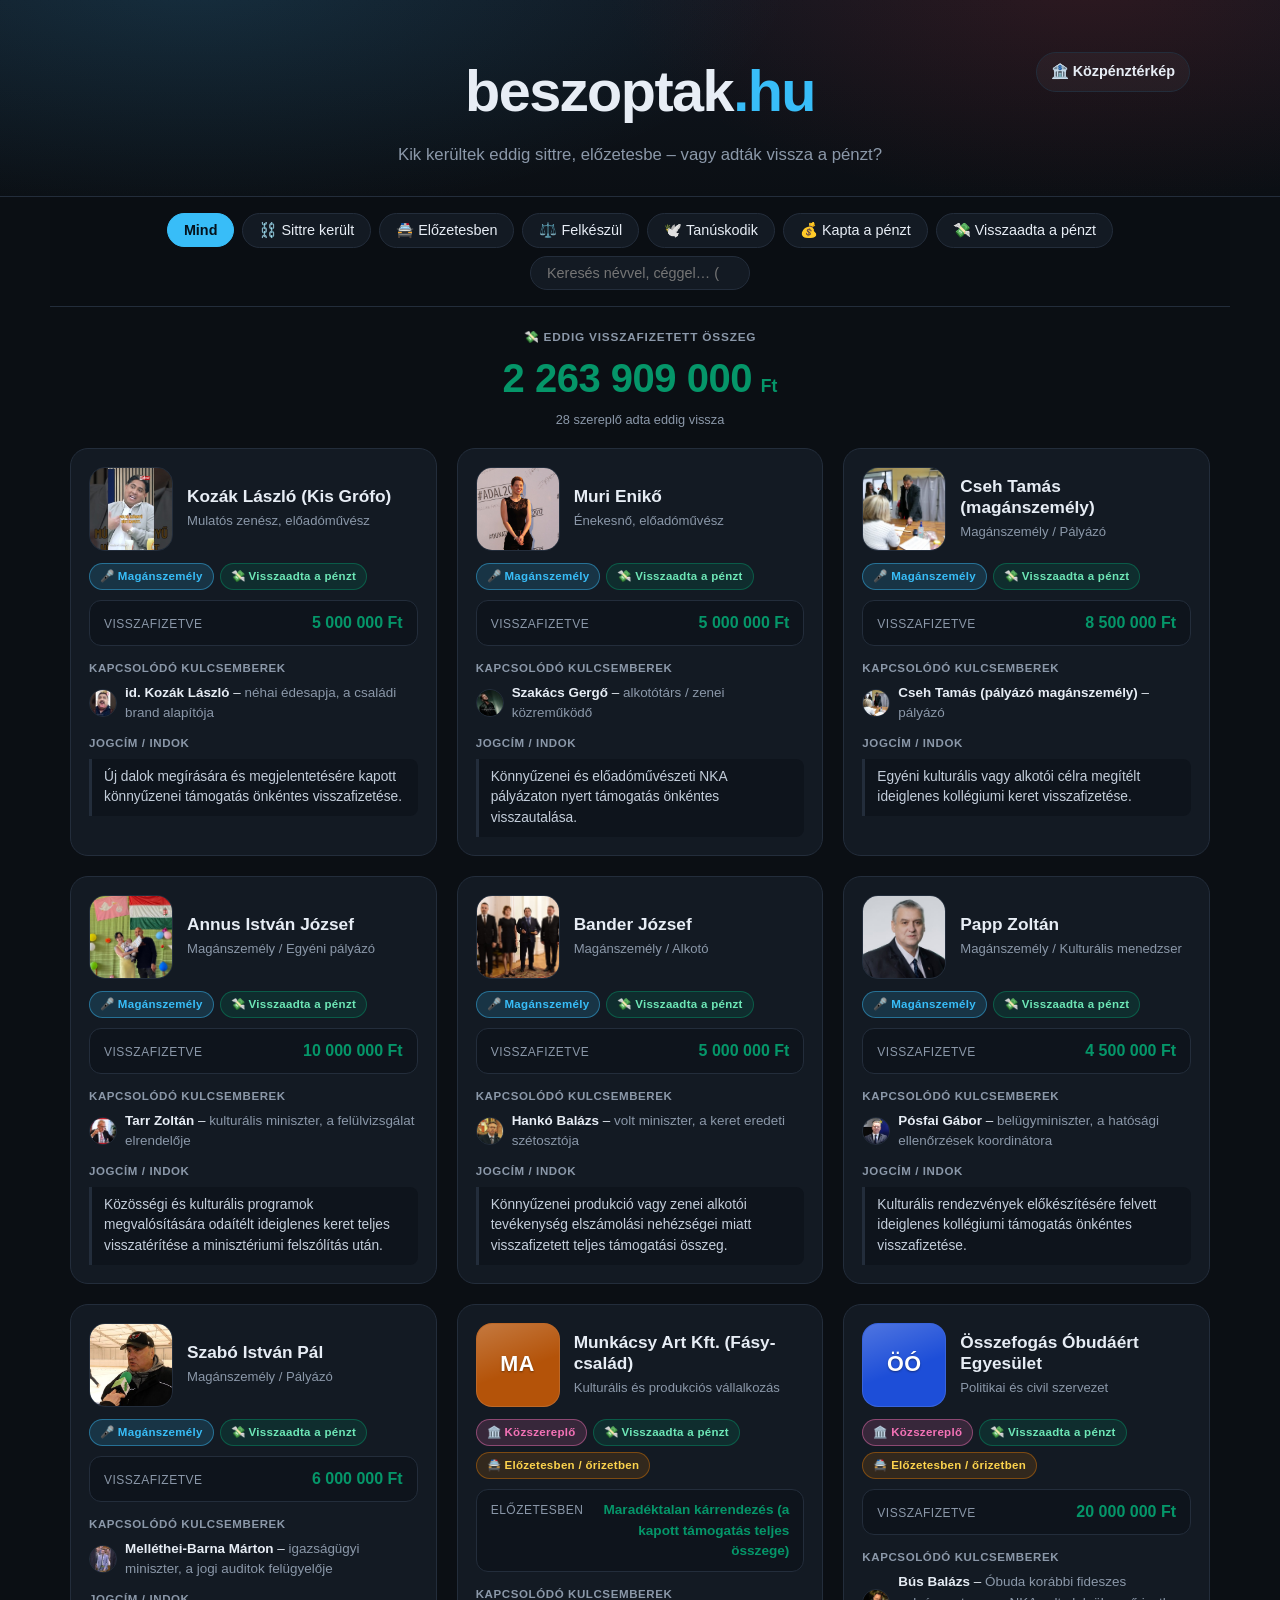
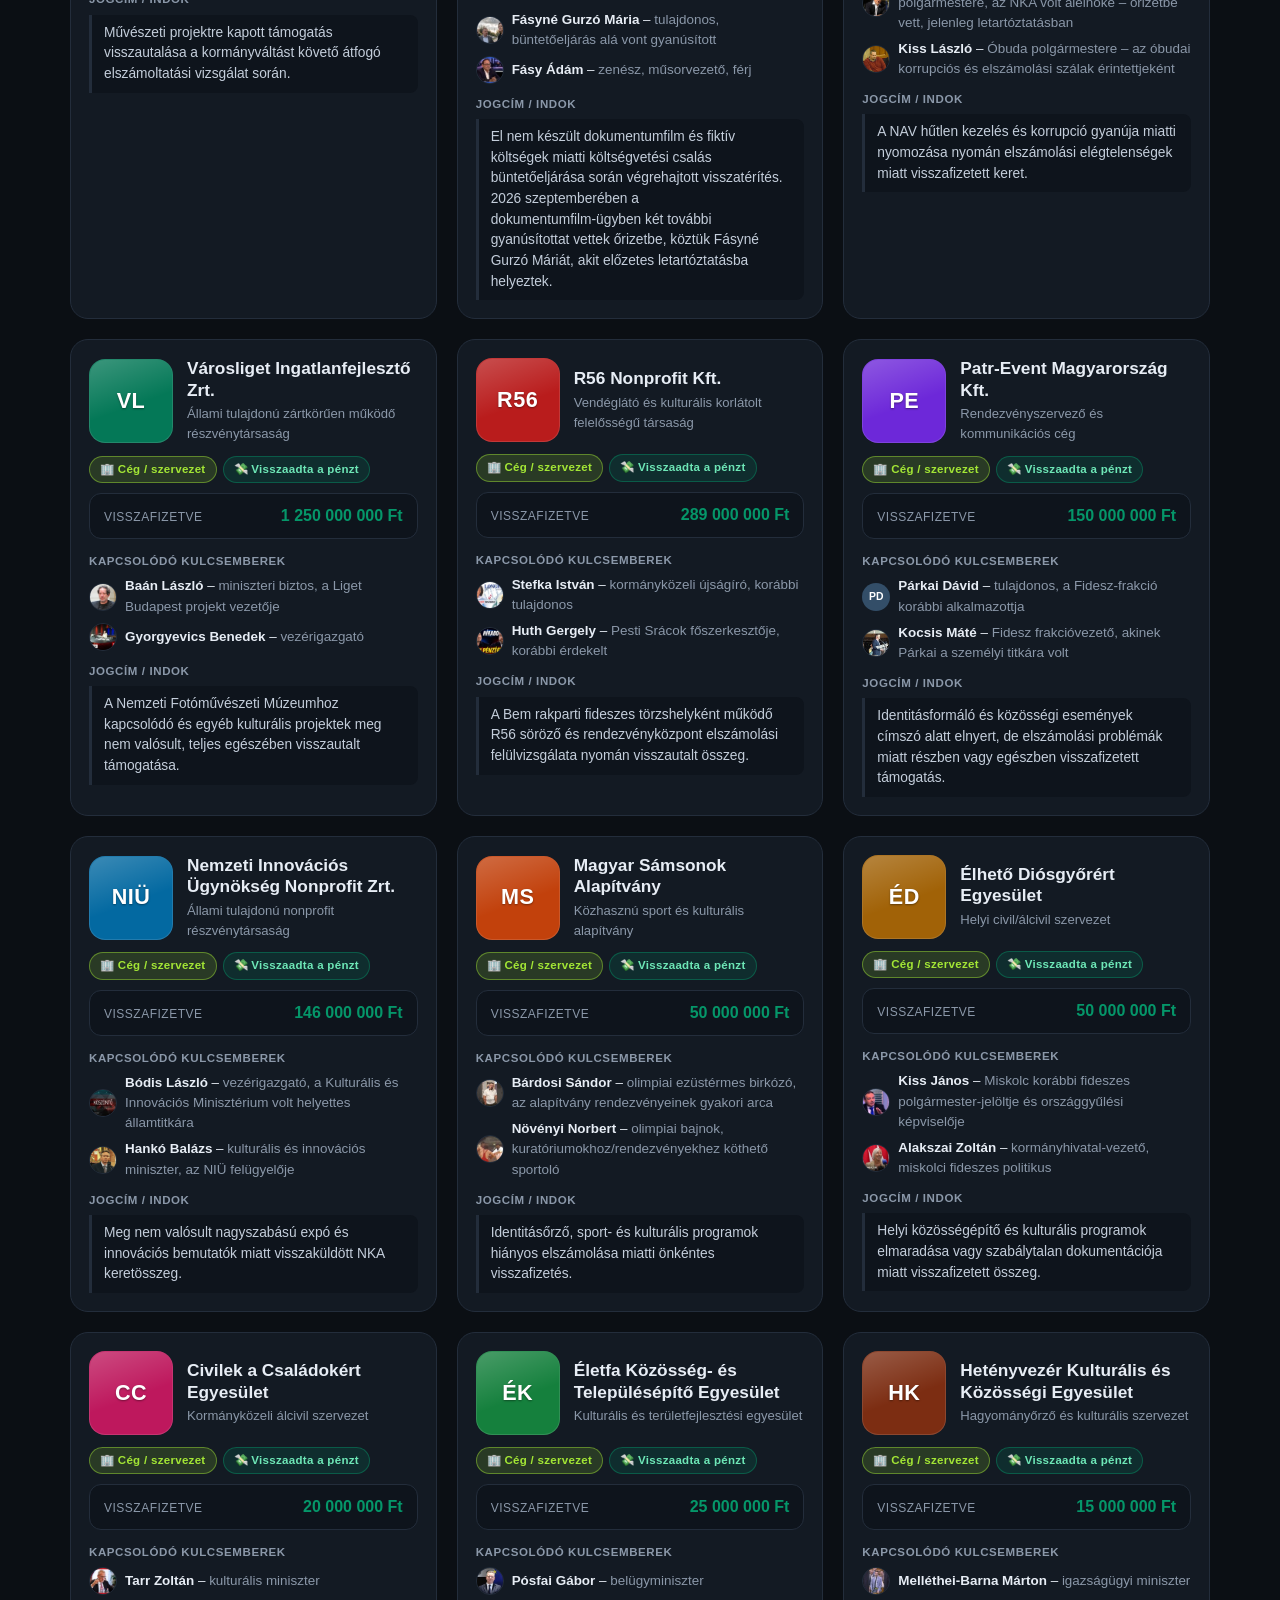
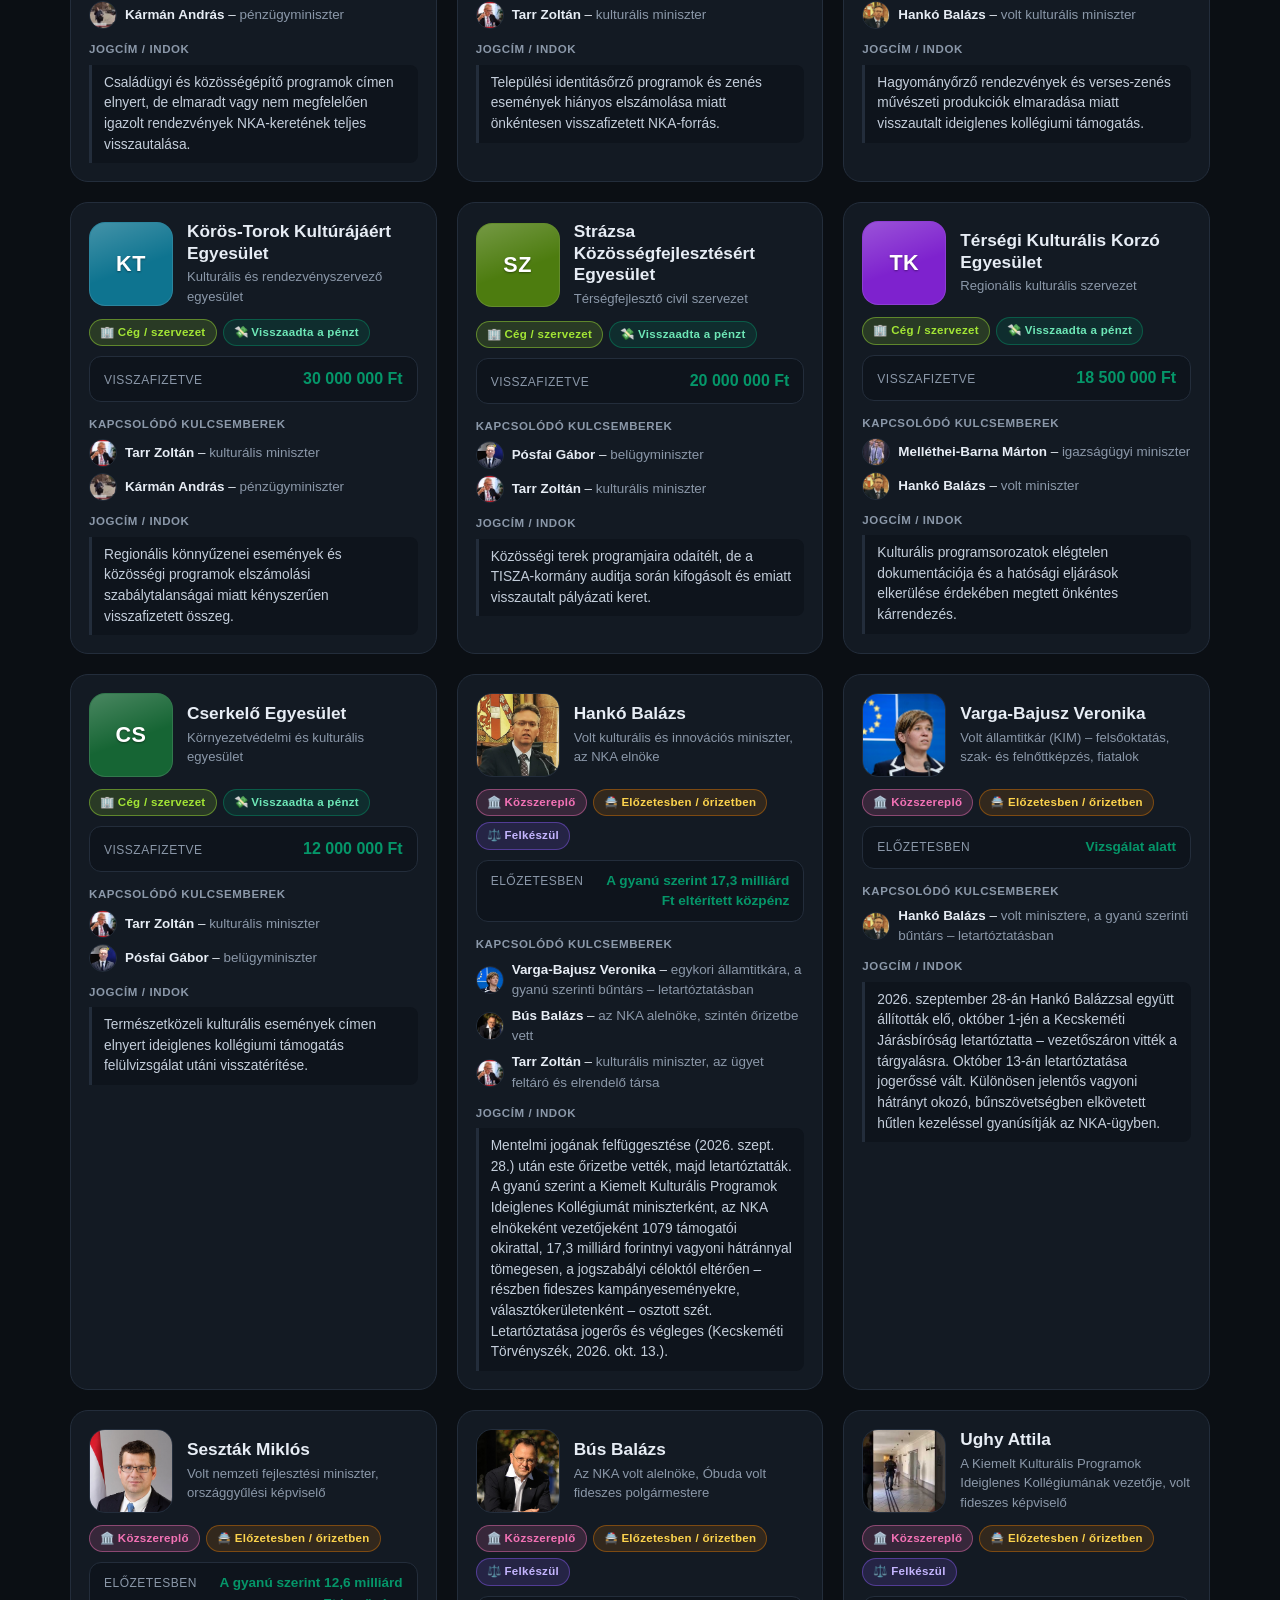
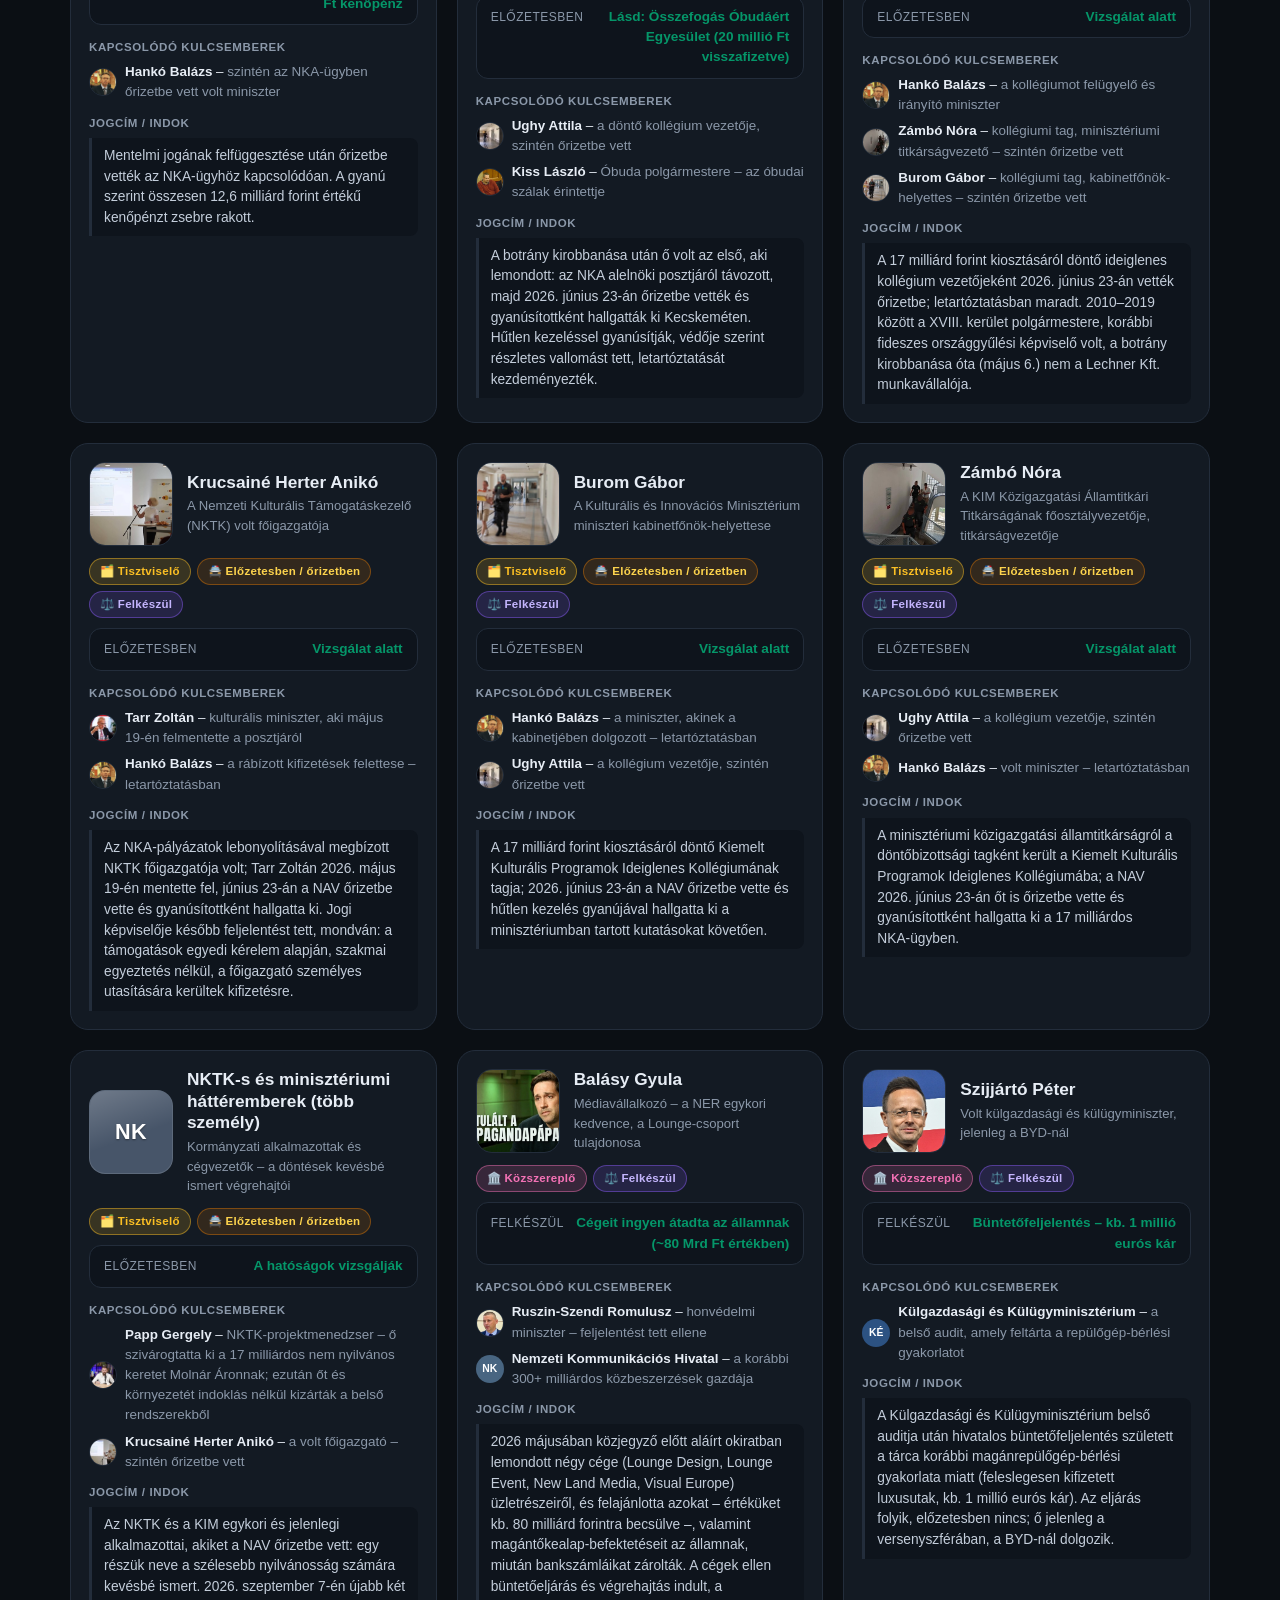
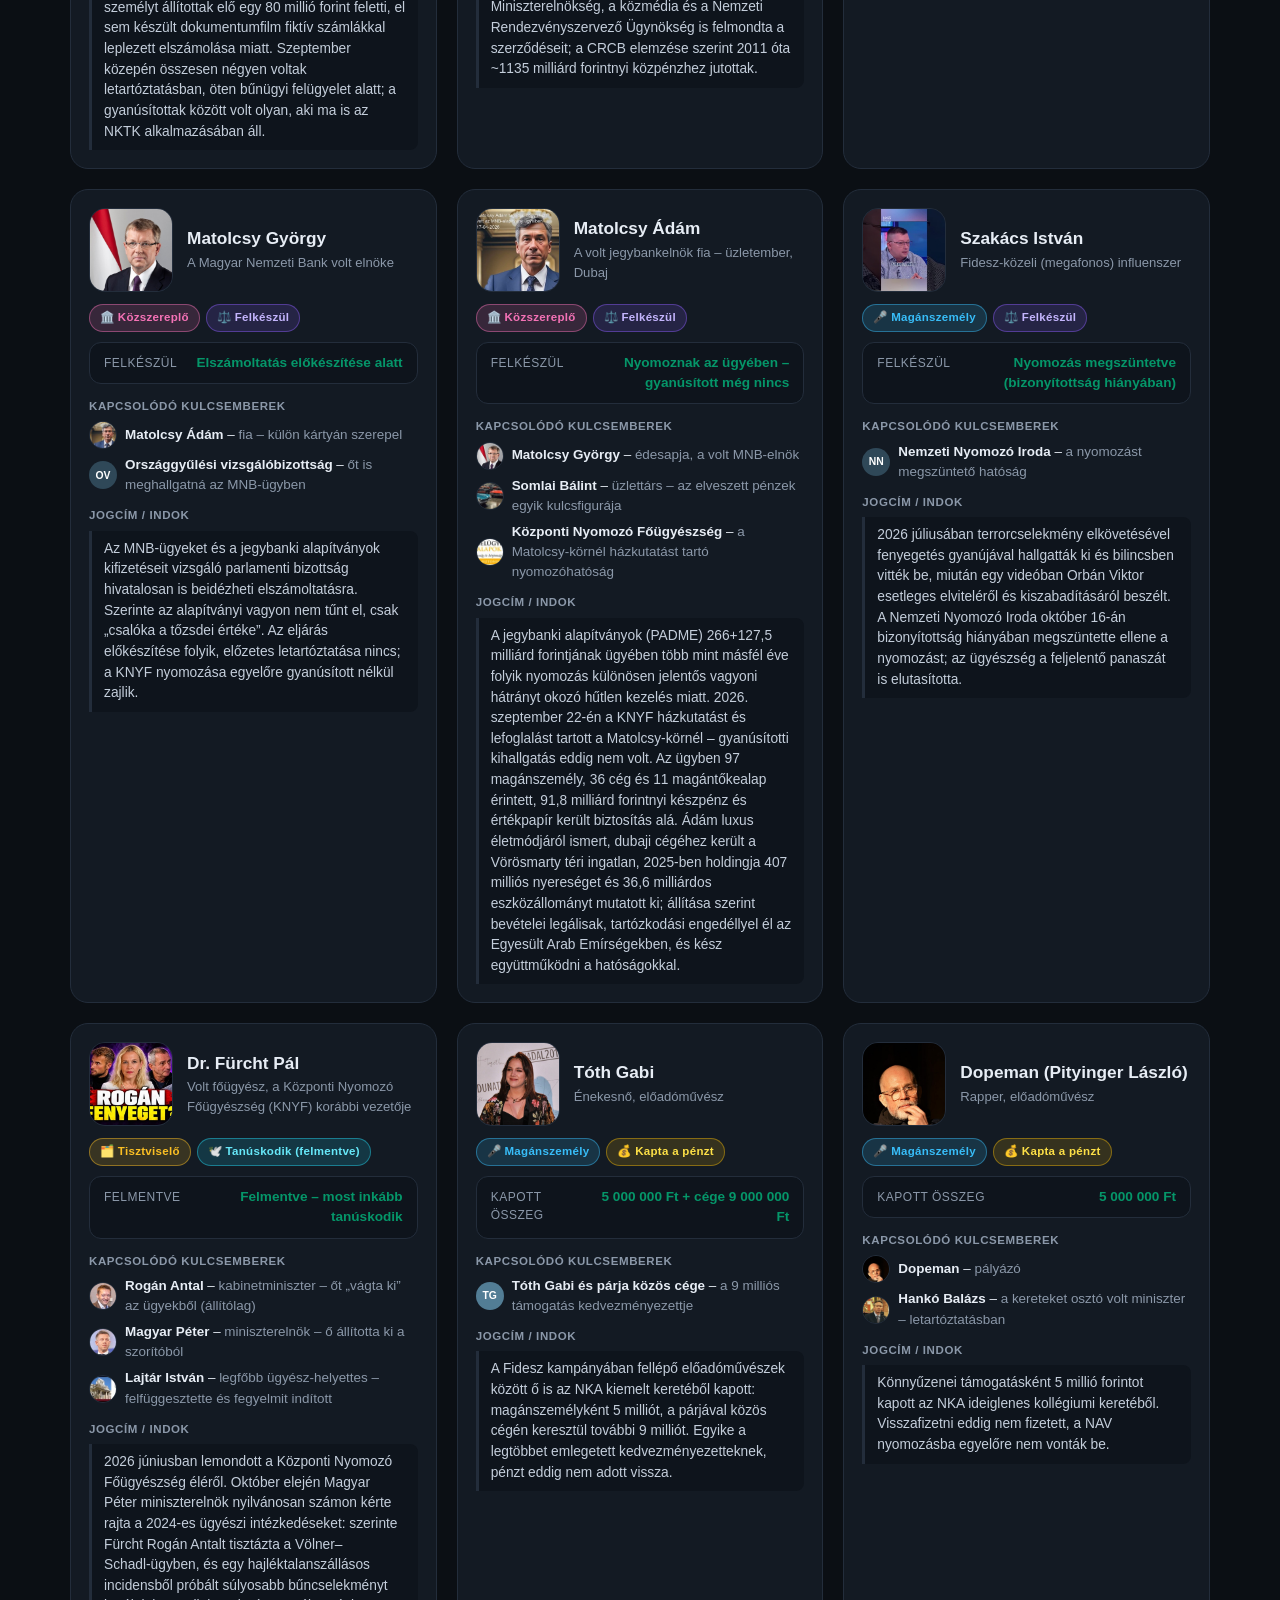
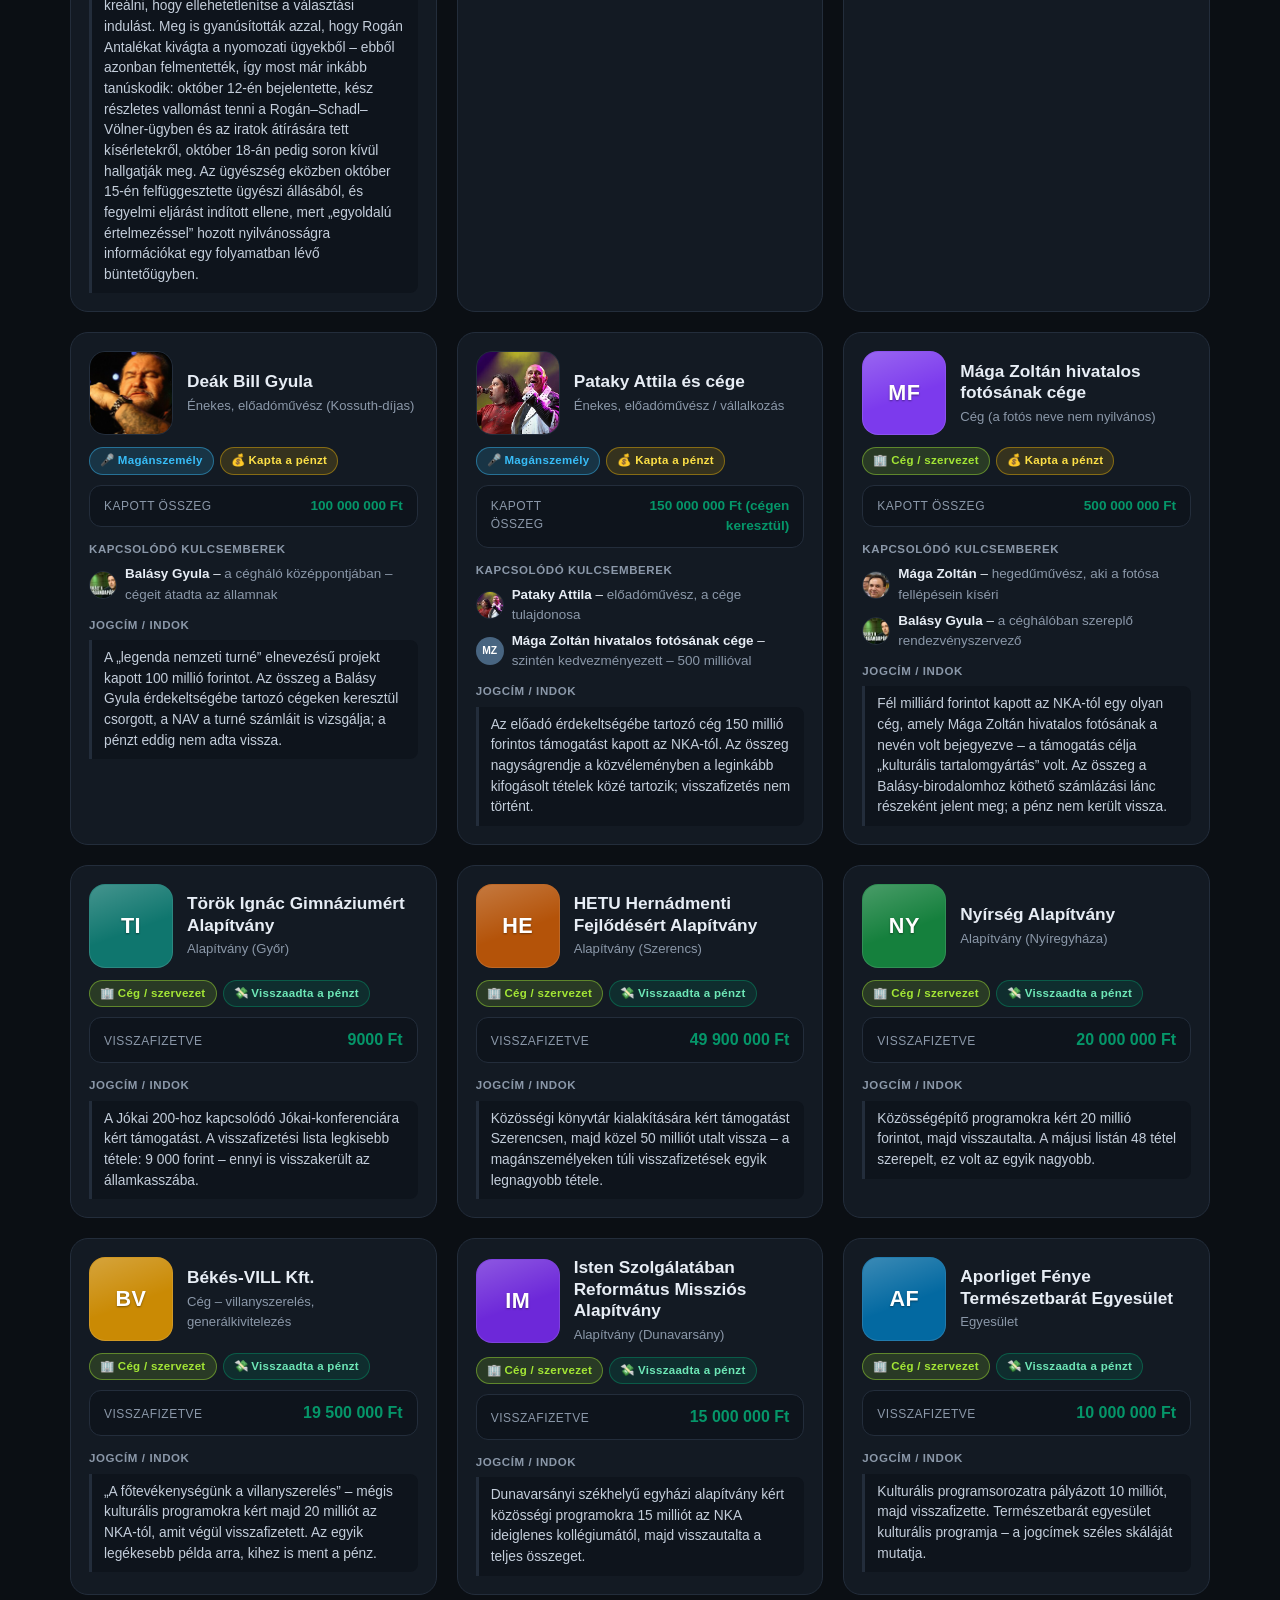
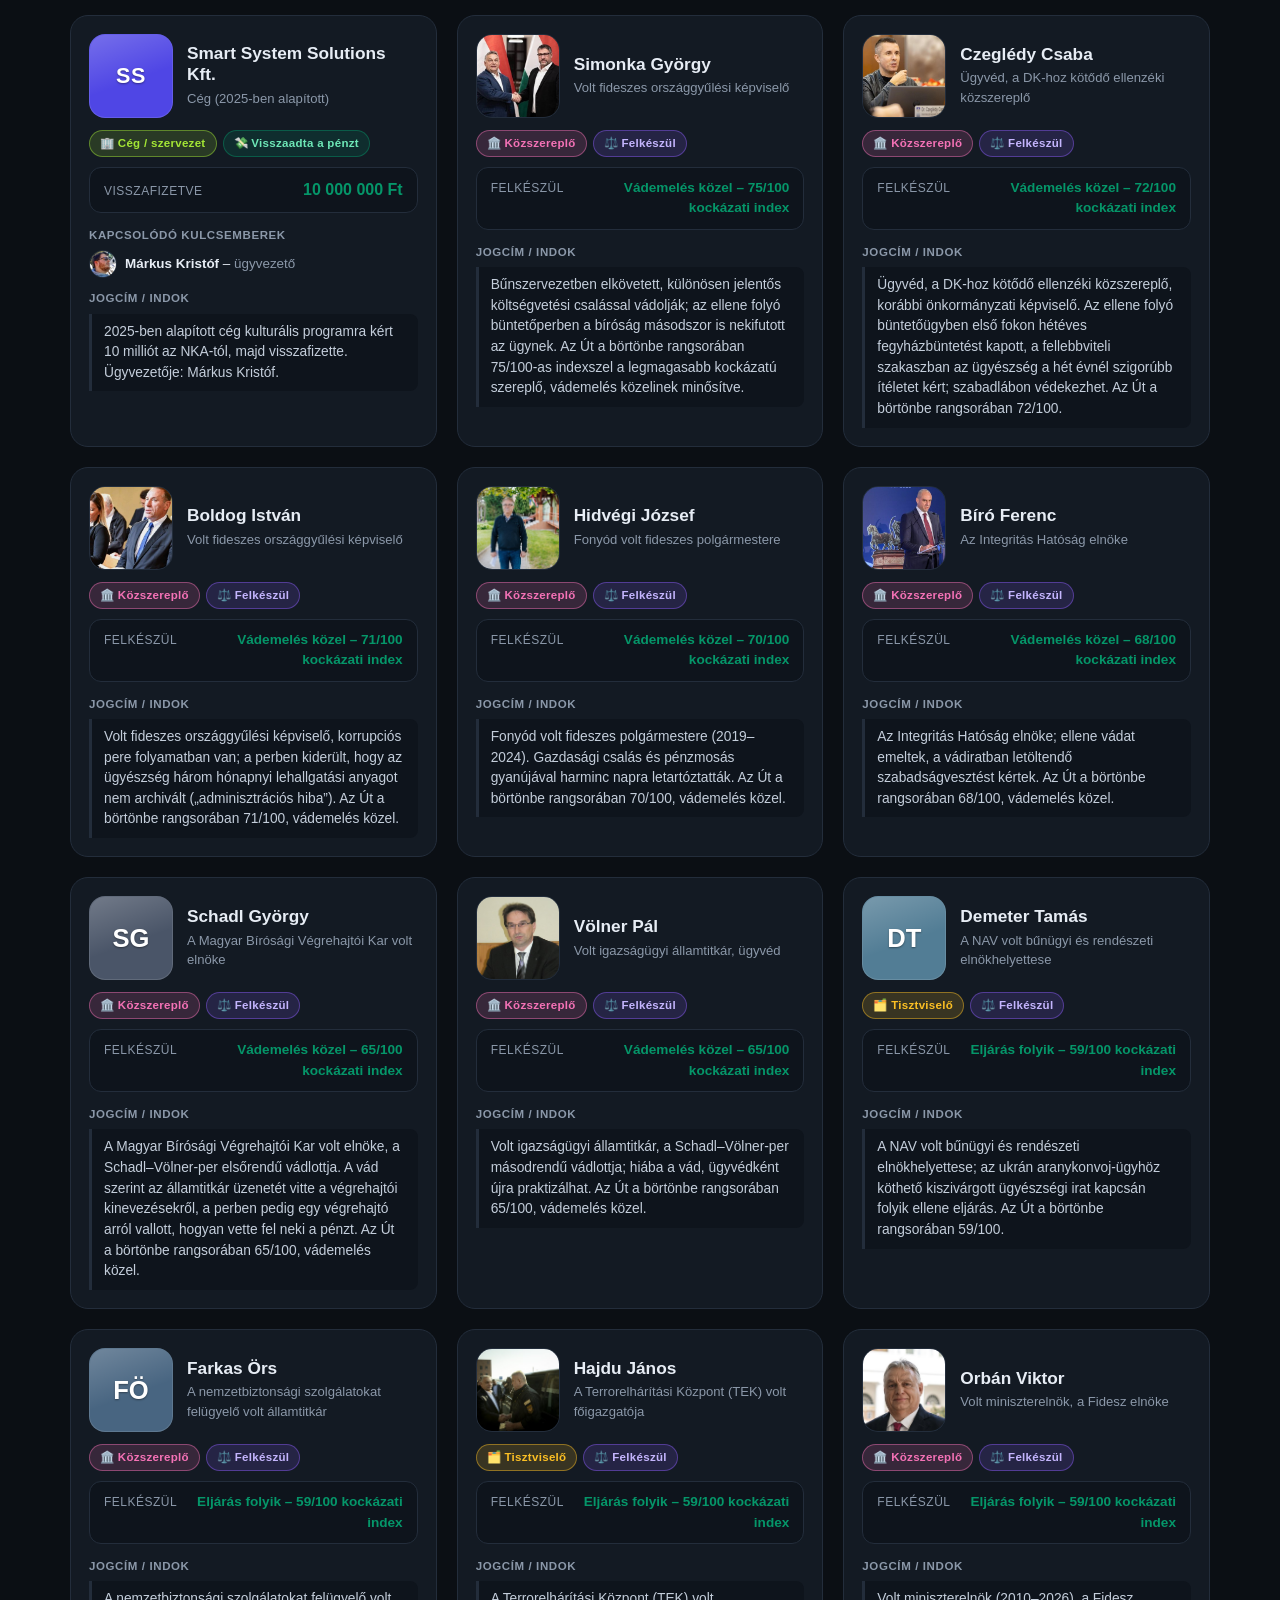
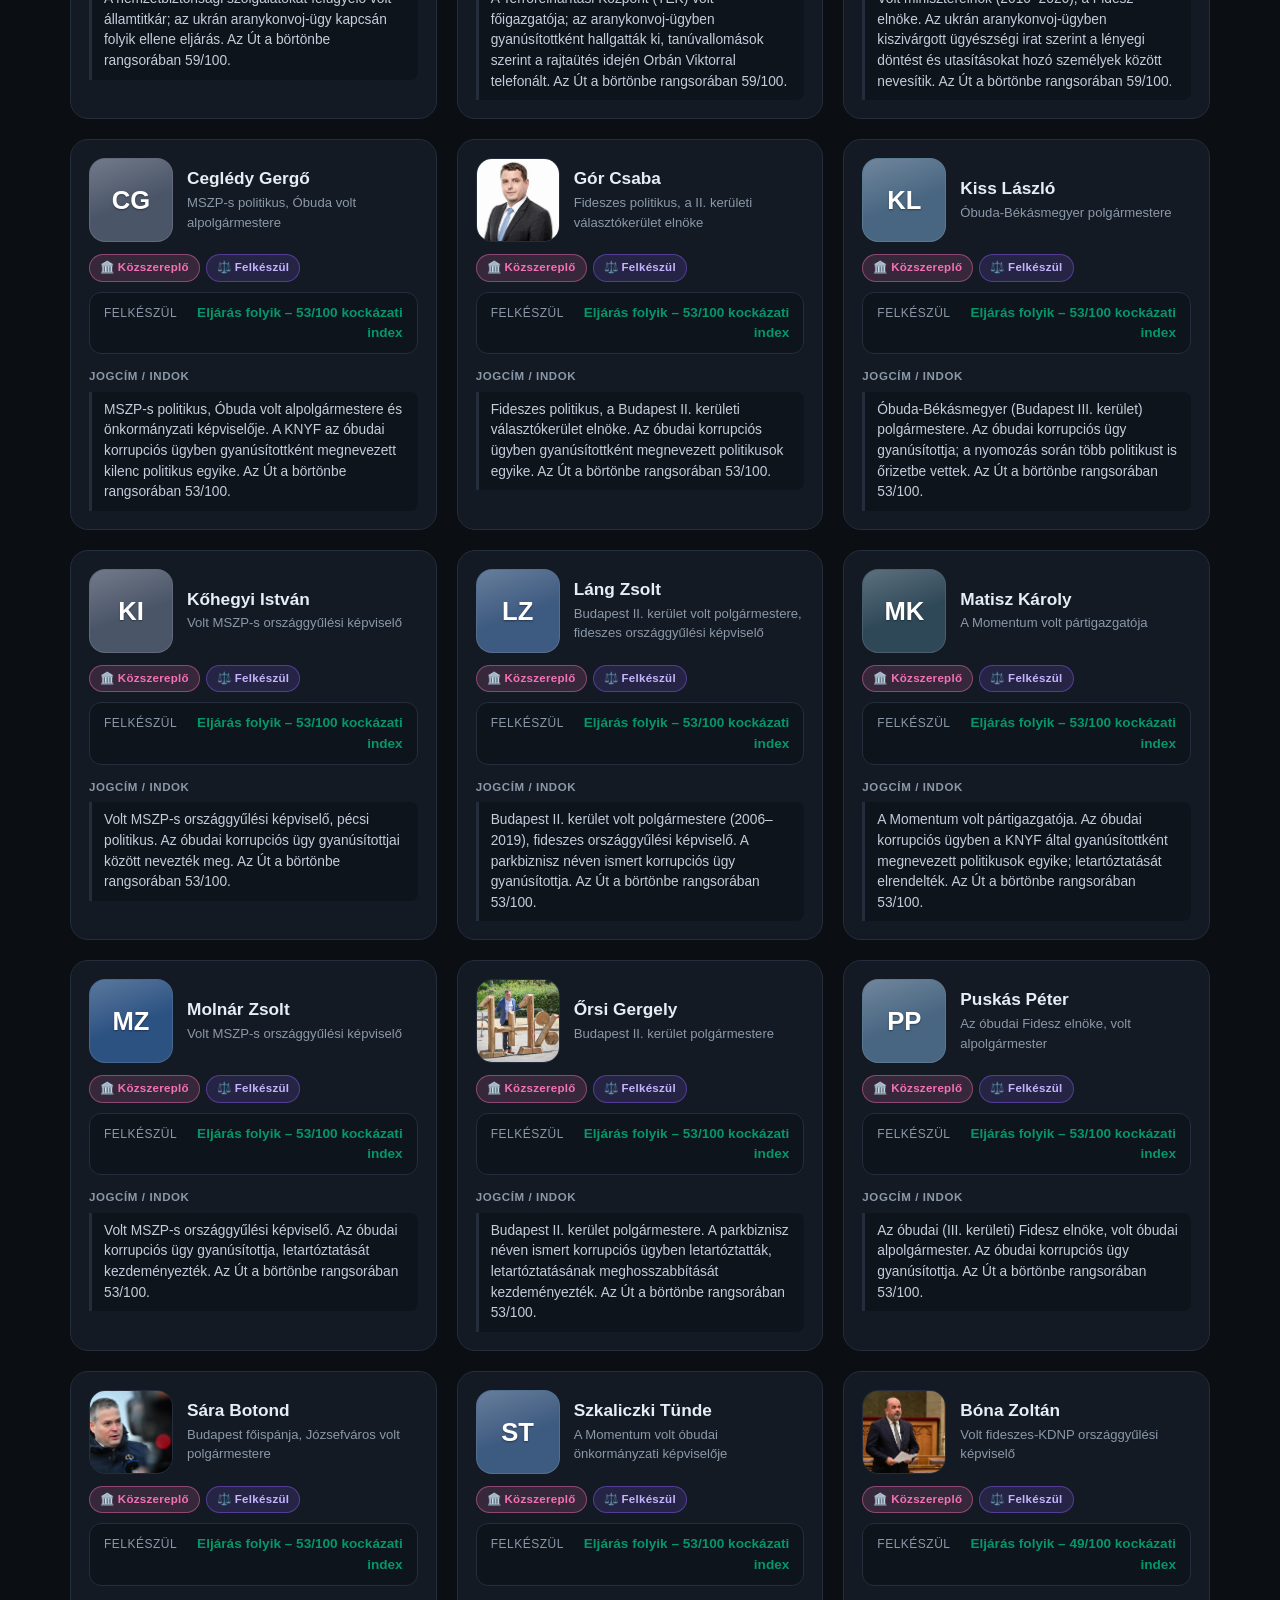
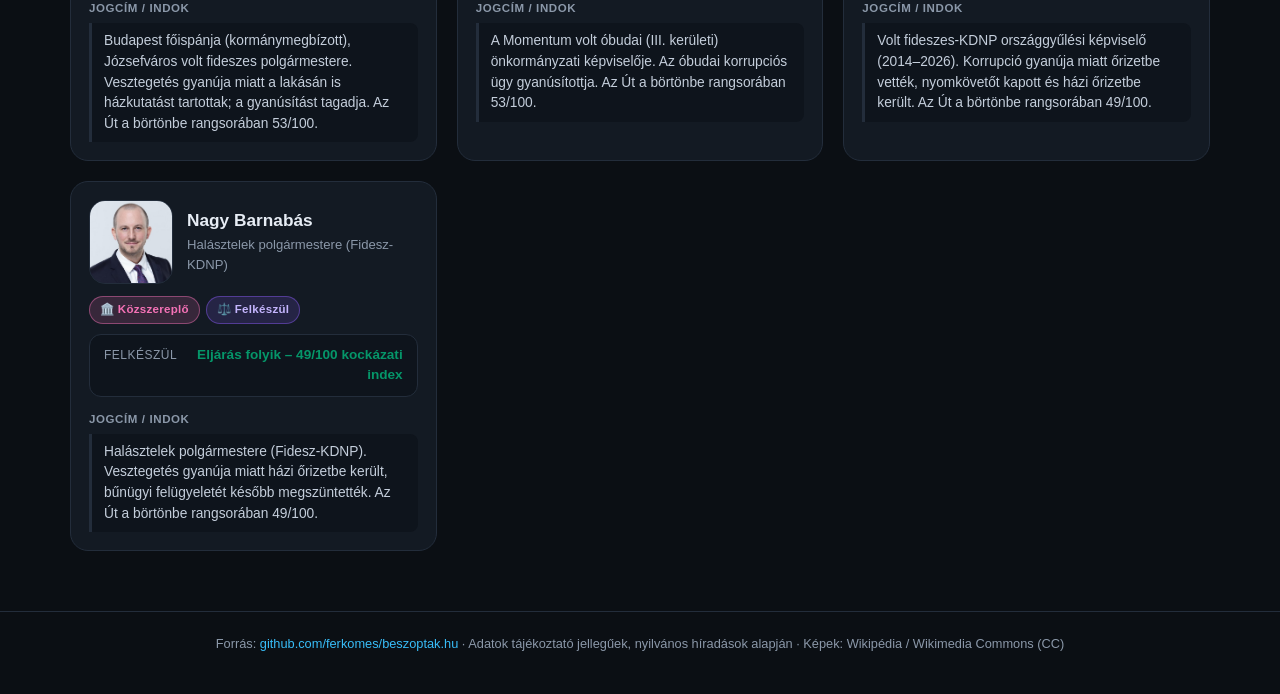
<file: index.html>
<!DOCTYPE html>
<html lang="hu">
<head>
  <meta charset="UTF-8">
  <meta name="viewport" content="width=device-width, initial-scale=1.0">
  <title>beszoptak.hu – Kik hova kerültek?</title>
  <meta name="description" content="Képes bemutató arról, hogy kik kerültek kategorizálásra: sittre, előzetesbe, vagy adtak vissza pénzt.">
  <link rel="preconnect" href="https://upload.wikimedia.org">
  <link rel="stylesheet" href="css/styles.css">
</head>
<body>
  <header class="fejlec">
    <div class="fejlec-belseje">
      <a class="fejlec-link" href="/kozpenz">🏦 Közpénztérkép</a>
      <h1 class="logo">beszoptak<span>.hu</span></h1>
      <p class="alcim">Kik kerültek eddig sittre, előzetesbe – vagy adták vissza a pénzt?</p>
    </div>
  </header>

  <nav class="szurok" id="szurok">
    <button class="szuro aktiv" data-kat="mind">Mind</button>
    <button class="szuro" data-kat="sitt">⛓️ Sittre került</button>
    <button class="szuro" data-kat="elozetes">🚔 Előzetesben</button>
    <button class="szuro" data-kat="felkeszul">⚖️ Felkészül</button>
    <button class="szuro" data-kat="tanu">🕊️ Tanúskodik</button>
    <button class="szuro" data-kat="kapta">💰 Kapta a pénzt</button>
    <button class="szuro" data-kat="visszafizetes">💸 Visszaadta a pénzt</button>
    <input type="search" id="kereses" class="kereses" placeholder="Keresés névvel, céggel… (ékezet nélkül is)" title="Kis/nagybetű és ékezet nem számít. Több címke is egyszerre bekapcsolható.">
  </nav>

  <div class="szamlalo-sor" aria-live="polite">
    <span class="szamlalo-cim">💸 Eddig visszafizetett összeg</span>
    <span><span class="szamlalo-ertek" id="szamlalo">0</span><span class="szamlalo-eveg"> Ft</span></span>
    <span class="szamlalo-resz" id="szamlalo-resz"></span>
  </div>

  <main id="galeria" class="galeria"></main>

  <footer class="labjegyzet">
    <p>Forrás: <a href="https://github.com/ferkomes/beszoptak.hu" target="_blank" rel="noopener">github.com/ferkomes/beszoptak.hu</a> ·
    Adatok tájékoztató jellegűek, nyilvános híradások alapján ·
    Képek: Wikipédia / Wikimedia Commons (CC)</p>
  </footer>

  <div class="nagyito" id="nagyito" hidden>
    <button class="nagyito-zar" id="nagyito-zar" aria-label="Bezárás">×</button>
    <figure>
      <img id="nagyito-kep" alt="">
      <figcaption id="nagyito-felirat"></figcaption>
    </figure>
  </div>

  <script src="js/data.js"></script>
  <script src="js/app.js"></script>
</body>
</html>
</file>
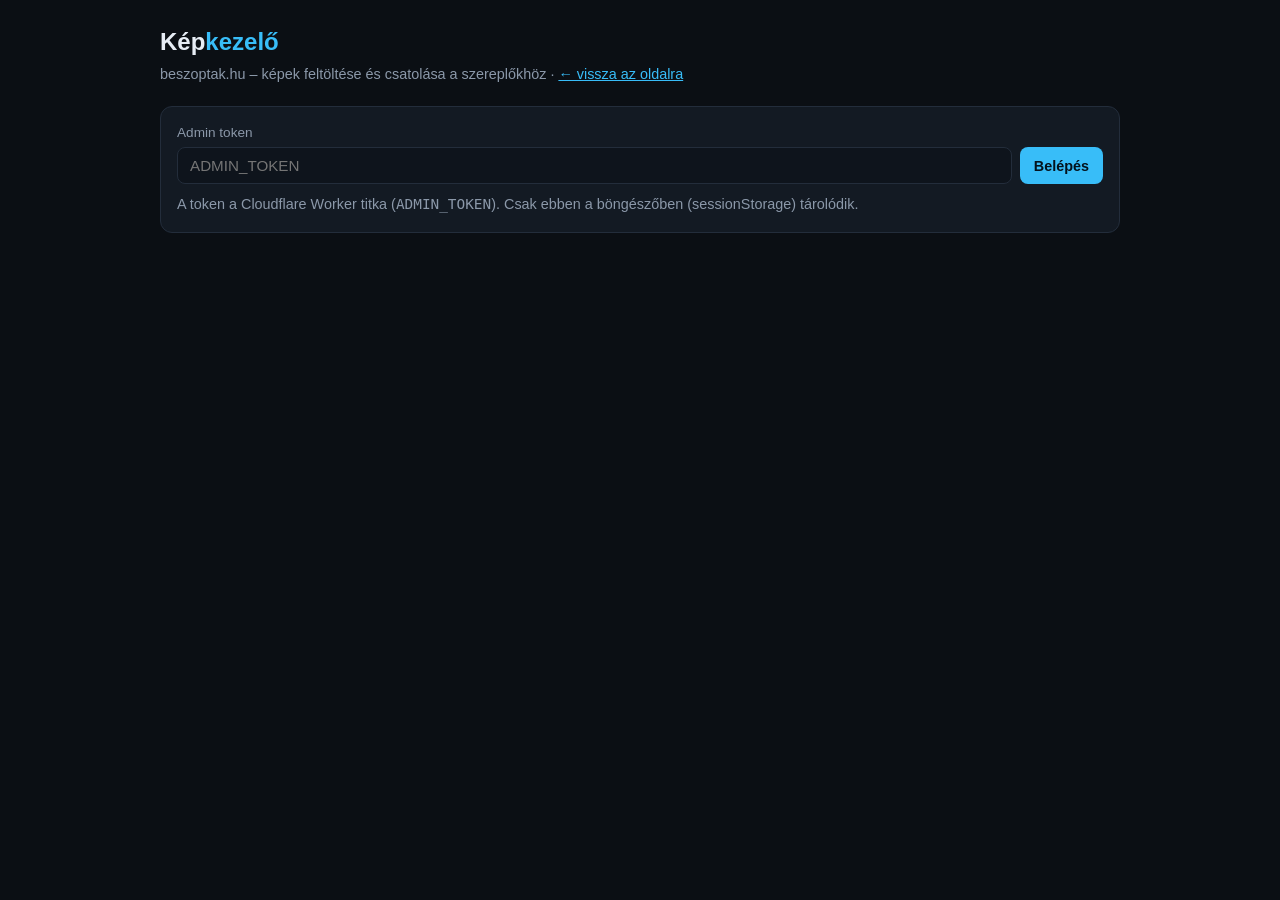
<file: admin.html>
<!DOCTYPE html>
<html lang="hu">
<head>
<meta charset="UTF-8">
<meta name="viewport" content="width=device-width, initial-scale=1.0">
<meta name="robots" content="noindex, nofollow">
<title>Képkezelő – beszoptak.hu (admin)</title>
<style>
:root { --hatter:#0b0f14; --kartya:#131a23; --keret:#232d3b; --szoveg:#e7edf5; --szurke:#8b98a9; --zold:#059669; --piros:#dc2626; --kek:#38bdf8; }
* { margin:0; padding:0; box-sizing:border-box; }
body { font-family:-apple-system,BlinkMacSystemFont,"Segoe UI",Roboto,Arial,sans-serif; background:var(--hatter); color:var(--szoveg); line-height:1.5; padding:24px 16px 60px; }
.wrap { max-width:960px; margin:0 auto; }
h1 { font-size:1.5rem; margin-bottom:4px; }
h1 span { color:var(--kek); }
.alcim { color:var(--szurke); font-size:.9rem; margin-bottom:20px; }
.alcim a { color:var(--kek); }
.panel { background:var(--kartya); border:1px solid var(--keret); border-radius:12px; padding:16px; margin-bottom:18px; }
label { font-size:.85rem; color:var(--szurke); display:block; margin-bottom:4px; }
input[type=password], input[type=search], input[type=text] {
  width:100%; padding:9px 12px; border-radius:8px; border:1px solid var(--keret);
  background:#0e141c; color:var(--szoveg); font-size:.95rem;
}
button { cursor:pointer; border:none; border-radius:8px; padding:9px 14px; font-size:.9rem; font-weight:700; }
.gomb { background:var(--kek); color:#04121c; }
.gomb:hover { filter:brightness(1.1); }
.gomb.kicsi { padding:6px 10px; font-size:.8rem; }
.torles { background:transparent; color:var(--piros); border:1px solid var(--piros); padding:6px 10px; font-size:.8rem; }
.allasor { display:flex; gap:16px; flex-wrap:wrap; align-items:center; margin-top:12px; font-size:.85rem; color:var(--szurke); }
.allasor b { color:var(--szoveg); }
.szurok { display:flex; gap:14px; flex-wrap:wrap; align-items:center; margin-bottom:12px; }
.szurok label { display:flex; align-items:center; gap:6px; margin:0; cursor:pointer; }
#slotlista { display:flex; flex-direction:column; gap:8px; }
.sor {
  display:grid; grid-template-columns:52px 1fr auto; gap:12px; align-items:center;
  background:var(--kartya); border:1px solid var(--keret); border-radius:10px; padding:10px 12px;
}
.sor.hianyzik { border-color:#5b3a12; background:#17130c; }
.sor img.mini { width:44px; height:44px; object-fit:cover; object-position:top; border-radius:8px; border:1px solid var(--keret); background:#1c2632; }
.sor .ures { width:44px; height:44px; border-radius:8px; border:1px dashed #5b3a12; display:flex; align-items:center; justify-content:center; color:#a97c2f; font-weight:900; }
.cim { font-weight:700; font-size:.92rem; overflow-wrap:anywhere; }
.alcim2 { color:var(--szurke); font-size:.78rem; overflow-wrap:anywhere; }
.chip { display:inline-block; font-size:.72rem; padding:1px 7px; border-radius:20px; margin-left:6px; vertical-align:middle; }
.chip.hiany { background:#5b3a12; color:#f7d488; }
.chip.logo { background:#1e3a5f; color:#9cc8f5; }
.chip.fajl { background:#123528; color:#7ee2b8; }
.akkcio { display:flex; gap:8px; align-items:center; flex-wrap:wrap; justify-content:flex-end; }
.akkcio input[type=file] { max-width:190px; font-size:.75rem; color:var(--szurke); }
.allapot { font-size:.75rem; color:var(--szurke); width:100%; text-align:right; }
.allapot.hiba { color:#fca5a5; }
.allapot.ok { color:#7ee2b8; }
.szerk-gomb { background:#1c2632; color:var(--szoveg); border:1px solid var(--keret); }
.szerk-gomb:hover { background:#243143; }
.modal { position:fixed; inset:0; z-index:300; background:rgba(4,7,11,.9); display:flex; align-items:flex-start; justify-content:center; padding:30px 14px; overflow:auto; }
.modal[hidden] { display:none; }
.lap { background:var(--kartya); border:1px solid var(--keret); border-radius:14px; max-width:780px; width:100%; padding:20px; }
.lap header { display:flex; justify-content:space-between; align-items:center; gap:10px; margin-bottom:14px; }
.lap h2 { font-size:1.1rem; overflow-wrap:anywhere; }
.lapfej-gombok { display:flex; gap:8px; align-items:center; }
.mezo { margin-bottom:12px; }
.mezo textarea, .json-ta {
  width:100%; min-height:72px; padding:9px 12px; border-radius:8px; border:1px solid var(--keret);
  background:#0e141c; color:var(--szoveg); font:inherit; font-size:.9rem; resize:vertical;
}
.mezo select { width:100%; padding:9px 12px; border-radius:8px; border:1px solid var(--keret); background:#0e141c; color:var(--szoveg); font:inherit; }
.mezo input[type=color] { width:46px; height:34px; padding:2px; border:1px solid var(--keret); background:#0e141c; border-radius:6px; vertical-align:middle; }
.szin-pair { display:flex; gap:8px; align-items:center; }
.szin-pair input[type=text] { flex:1; }
.blokkcim { font-size:.78rem; color:var(--szurke); text-transform:uppercase; letter-spacing:.6px; margin:18px 0 10px; border-top:1px solid var(--keret); padding-top:14px; }
.katlista { display:flex; flex-wrap:wrap; gap:8px 16px; }
.katlista label { display:flex; gap:6px; align-items:center; margin:0; font-size:.88rem; color:var(--szoveg); cursor:pointer; }
.kapsor { display:grid; grid-template-columns:1fr 1.4fr auto; gap:8px; margin-bottom:8px; align-items:center; }
.gombok { display:flex; gap:8px; justify-content:flex-end; margin-top:16px; flex-wrap:wrap; }
.hiba { color:#fca5a5; font-size:.85rem; margin-top:8px; min-height:1em; }
.json-ta { min-height:360px; font-family:ui-monospace,Menlo,Consolas,monospace; font-size:.8rem; }
#eszkozsor { position:sticky; top:0; z-index:5; background:var(--hatter); padding:10px 0; }
@media (max-width:640px){ .sor { grid-template-columns:44px 1fr; } .akkcio { grid-column:1/-1; justify-content:flex-start; } .kapsor { grid-template-columns:1fr; } }
</style>
</head>
<body>
<div class="wrap">
  <h1>Kép<span>kezelő</span></h1>
  <p class="alcim">beszoptak.hu – képek feltöltése és csatolása a szereplőkhöz · <a href="index.html">← vissza az oldalra</a></p>

  <div class="panel" id="belepes">
    <label for="token">Admin token</label>
    <div style="display:flex; gap:8px;">
      <input type="password" id="token" placeholder="ADMIN_TOKEN" autocomplete="off">
      <button class="gomb" id="belep">Belépés</button>
    </div>
    <p class="alcim" style="margin:10px 0 0;">A token a Cloudflare Worker titka (<code>ADMIN_TOKEN</code>). Csak ebben a böngészőben (sessionStorage) tárolódik.</p>
  </div>

  <div id="felulet" hidden>
    <div class="panel" id="eszkozsor">
      <div class="szurok">
        <input type="search" id="kereses" placeholder="Keresés névvel…" style="flex:1; min-width:200px;">
        <label><input type="checkbox" id="csakHianyzo" checked> csak a hiányzók</label>
        <label><input type="checkbox" id="mindenSlot" checked> azonos nevű üres slotok kitöltése</label>
        <button class="gomb kicsi" id="ujratoltes">Újratöltés</button>
      </div>
      <div class="allasor">
        <span>Összes slot: <b id="dbOsszes">–</b></span>
        <span>Hiányzik: <b id="dbHianyzo">–</b></span>
        <span id="uzenet"></span>
      </div>
    </div>
    <div id="slotlista"></div>
  </div>
</div>

<div class="modal" id="szerk" hidden>
  <div class="lap">
    <header>
      <h2 id="szerkCim">Szerkesztés</h2>
      <div class="lapfej-gombok">
        <button class="szerk-gomb kicsi" id="szerkJsonBtn">JSON nézet</button>
        <button class="szerk-gomb kicsi" id="szerkBezar">Bezárás</button>
        <button class="gomb kicsi" id="szerkMentes">Mentés</button>
      </div>
    </header>
    <div id="szerkMezok"></div>
    <div id="szerkKapcs"></div>
    <textarea id="szerkJsonTa" class="json-ta" hidden spellcheck="false"></textarea>
    <div class="hiba" id="szerkHiba"></div>
  </div>
</div>

<script>
(function () {
  const API = "https://beszoptak-api.ferkomes.workers.dev";
  const TOKEN_MEGY = "beszoptak_admin_token";
  let ADAT = null;
  let TOKEN = sessionStorage.getItem(TOKEN_MEGY) || "";

  const $ = (id) => document.getElementById(id);
  const belepes = $("belepes"), felulet = $("felulet"), lista = $("slotlista");

  function slug(szoveg) {
    return (szoveg || "")
      .toLowerCase()
      .normalize("NFD").replace(/[\u0300-\u036f]/g, "")
      .replace(/ő/g, "o").replace(/ű/g, "u")
      .replace(/[^a-z0-9]+/g, "-")
      .replace(/^-+|-+$/g, "") || "kep";
  }

  function slotNeve(slot) {
    if (!slot.kepek || !slot.kepek.length) return null;
    const resz = slot.kepek[0].split("/").pop().split("?")[0];
    return resz.replace(/-kis(\.\w+)$/, "$1").replace(/\.\w+$/, "");
  }

  function alapNeve(slot) {
    const regi = slotNeve(slot);
    if (regi) {
      const m = regi.match(/^(.*)-v\d+$/);
      return m ? m[1] : regi;
    }
    return slot.tipus === "kartya" ? slug(slot.id) : slug(slot.nev);
  }

  // Csere uj fajlneve: verzio novelve, hogy az URL uj legyen (immutable cache miatt).
  function feltoltesNeve(slot) {
    const regi = slotNeve(slot);
    if (!regi) return alapNeve(slot);
    const m = regi.match(/^(.*)-v(\d+)$/);
    const tiszta = m ? m[1] : regi;
    const ver = m ? parseInt(m[2], 10) + 1 : 2;
    return tiszta + "-v" + ver;
  }

  function slotokEpit(adat) {
    const kimenet = [];
    adat.bejegyzesek.forEach(function (b) {
      kimenet.push({
        id: b.id, tipus: "kartya", slot: "kartya",
        nev: b.nev, cim: b.nev, alcim: b.tipus,
        kepek: b.kepek || [], logoVan: !!b.logo,
      });
      (b.kapcsolatok || []).forEach(function (k, i) {
        kimenet.push({
          id: b.id, tipus: "kapcsolat", slot: "kapcsolat:" + i,
          nev: k.nev, cim: k.nev, alcim: b.nev + " – " + k.szerep,
          kepek: k.kepek || [], logoVan: false,
        });
      });
    });
    return kimenet;
  }

  function szures(sl) {
    const keresSzo = ($("kereses").value || "").trim().toLowerCase();
    const keres = keresSzo ? slug(keresSzo) : "";
    const csakHianyzo = $("csakHianyzo").checked;
    return sl.filter(function (s) {
      if (csakHianyzo && s.kepek.length) return false;
      if (keres && slug(s.cim + " " + s.alcim).indexOf(keres) === -1) return false;
      return true;
    });
  }

  function rajzol() {
    if (!ADAT) return;
    const mind = slotokEpit(ADAT);
    $("dbOsszes").textContent = mind.length;
    $("dbHianyzo").textContent = mind.filter(function (s) { return !s.kepek.length; }).length;
    const sorok = szures(mind);
    lista.innerHTML = "";
    if (!sorok.length) {
      lista.innerHTML = '<div class="panel" style="color:var(--szurke)">Nincs megjeleníthető slot.</div>';
      return;
    }
    sorok.forEach(function (s) { lista.appendChild(sorHtml(s)); });
  }

  function sorHtml(s) {
    const div = document.createElement("div");
    div.className = "sor" + (s.kepek.length ? "" : " hianyzik");
    const kepek = s.kepek;
    const bal = kepek.length
      ? '<img class="mini" src="' + kepek[0] + '" alt="" onerror="this.style.visibility=\'hidden\'">'
      : '<div class="ures" title="Hiányzik">+</div>';
    const allapot = kepek.length
      ? '<span class="chip fajl">' + kepek[0].split("/").pop() + "</span>"
      : '<span class="chip hiany">hiányzik</span>';
    const logoChip = s.logoVan ? '<span class="chip logo">logó felülírja</span>' : "";
    div.innerHTML =
      bal +
      '<div><div class="cim">' + s.cim + allapot + logoChip + "</div>" +
      '<div class="alcim2">' + s.alcim + "</div></div>" +
      '<div class="akkocio">' +
      '<input type="file" accept="image/*">' +
      '<button class="gomb kicsi">Feltöltés</button>' +
      '<button class="szerkeszt szerk-gomb kicsi">Adatok</button>' +
      (kepek.length ? '<button class="torles">Törlés</button>' : "") +
      '<div class="allapot"></div></div>';

    const allapotMezo = div.querySelector(".allapot");
    const gomb = div.querySelector(".gomb");
    const torles = div.querySelector(".torles");
    const fajlMezo = div.querySelector("input[type=file]");

    gomb.addEventListener("click", function () {
      const fajl = fajlMezo.files[0];
      if (!fajl) { allapotMezo.textContent = "Válassz egy képfájlt."; allapotMezo.className = "allapot hiba"; return; }
      gomb.disabled = true;
      allapotMezo.textContent = "Feldolgozás…";
      allapotMezo.className = "allapot";
      feltolt(s, fajl)
        .then(function (uzenet) {
          return betolt().then(function () {
            $("uzenet").textContent = uzenet;
            $("uzenet").style.color = "#7ee2b8";
          });
        })
        .catch(function (hiba) {
          allapotMezo.textContent = "Hiba: " + hiba.message;
          allapotMezo.className = "allapot hiba";
          gomb.disabled = false;
        });
    });

    if (torles) {
      torles.addEventListener("click", function () {
        torles.disabled = true;
        frissitSlot(s, [])
          .then(function () {
            return betolt().then(function () {
              $("uzenet").textContent = "Kép törölve: " + s.cim;
              $("uzenet").style.color = "#7ee2b8";
            });
          })
          .catch(function (hiba) {
            allapotMezo.textContent = "Hiba: " + hiba.message;
            allapotMezo.className = "allapot hiba";
            torles.disabled = false;
          });
      });
    }

    const szerkeszt = div.querySelector(".szerkeszt");
    if (szerkeszt) {
      szerkeszt.addEventListener("click", function () { bejegyzesMegnyit(s); });
    }
    return div;
  }

  function keresHeaders() {
    return { "Content-Type": "application/json", "Authorization": "Bearer " + TOKEN };
  }

  async function keresFeltoltes(fajlok) {
    const r = await fetch(API + "/api/admin/kep", {
      method: "POST", headers: keresHeaders(),
      body: JSON.stringify({ fajlok: fajlok }),
    });
    const d = await r.json().catch(function () { return {}; });
    if (!r.ok) throw new Error(d.hiba || ("HTTP " + r.status));
    return d;
  }

  async function frissitSlot(s, kepek) {
    const r = await fetch(API + "/api/admin/frissit", {
      method: "POST", headers: keresHeaders(),
      body: JSON.stringify({ id: s.id, slot: s.slot, kepek: kepek }),
    });
    const d = await r.json().catch(function () { return {}; });
    if (!r.ok) throw new Error(d.hiba || ("HTTP " + r.status));
    return d;
  }

  function meretez(fajl, maxmeret) {
    return new Promise(function (meg, utasit) {
      const img = new Image();
      const url = URL.createObjectURL(fajl);
      img.onload = function () {
        const arany = Math.min(1, maxmeret / Math.max(img.naturalWidth, img.naturalHeight));
        const cv = document.createElement("canvas");
        cv.width = Math.max(1, Math.round(img.naturalWidth * arany));
        cv.height = Math.max(1, Math.round(img.naturalHeight * arany));
        cv.getContext("2d").drawImage(img, 0, 0, cv.width, cv.height);
        URL.revokeObjectURL(url);
        cv.toBlob(function (blob) {
          if (!blob) { utasit(new Error("nem sikerült JPEG-et csinálni")); return; }
          blob.arrayBuffer().then(function (buf) {
            const u8 = new Uint8Array(buf);
            let bin = "";
            for (let i = 0; i < u8.length; i += 0x8000) {
              bin += String.fromCharCode.apply(null, u8.subarray(i, i + 0x8000));
            }
            meg(btoa(bin));
          });
        }, "image/jpeg", 0.85);
      };
      img.onerror = function () { URL.revokeObjectURL(url); utasit(new Error("a kép megnyitása nem sikerült")); };
      img.src = url;
    });
  }

  async function feltolt(s, fajl) {
    if (!fajl.type.startsWith("image/")) throw new Error("csak képfájl engedélyezett");
    const base = feltoltesNeve(s);
    const nagy = await meretez(fajl, 500);
    const kis = await meretez(fajl, 120);
    const fajlok = [
      { nev: base + ".jpg", base64: nagy, tipus: "image/jpeg" },
      { nev: base + "-kis.jpg", base64: kis, tipus: "image/jpeg" },
    ];
    await keresFeltoltes(fajlok);
    const celUtval = s.tipus === "kartya" ? "images/" + base + ".jpg" : "images/" + base + "-kis.jpg";
    await frissitSlot(s, [celUtval]);

    let plusz = 0;
    if ($("mindenSlot").checked && s.tipus === "kapcsolat" && s.kepek.length === 0) {
      const tobbi = slotokEpit(ADAT).filter(function (m) {
        return m.tipus === "kapcsolat" && m.nev === s.nev && m.kepek.length === 0;
      });
      for (const m of tobbi) {
        try {
          await frissitSlot(m, ["images/" + base + "-kis.jpg"]);
          plusz++;
        } catch (e) {}
      }
    }
    return "Kész: " + celUtval + (plusz ? " (+" + plusz + " ugyanilyen slot)" : "");
  }

  async function betolt() {
    const r = await fetch(API + "/api/adat");
    if (!r.ok) throw new Error("API HTTP " + r.status);
    const d = await r.json();
    if (!d || !d.bejegyzesek) throw new Error("üres válasz");
    ADAT = d;
    rajzol();
  }

  async function belepek() {
    TOKEN = $("token").value.trim();
    if (!TOKEN) return;
    try {
      await betolt();
      sessionStorage.setItem(TOKEN_MEGY, TOKEN);
      belepes.hidden = true;
      felulet.hidden = false;
    } catch (e) {
      sessionStorage.removeItem(TOKEN_MEGY);
      TOKEN = "";
      alert("Belépés sikertelen: " + e.message);
    }
  }

  async function frissitBej(id, adat) {
    const r = await fetch(API + "/api/adat/frissit", {
      method: "POST", headers: keresHeaders(),
      body: JSON.stringify({ id: id, adat: adat }),
    });
    const d = await r.json().catch(function () { return {}; });
    if (!r.ok) throw new Error(d.hiba || ("HTTP " + r.status));
    return d;
  }

  // ---- Adatszerkesztő (minden mező, nem csak kép) ----
  let szerkBej = null;
  let szerkJsonMod = false;
  let jsonMezok = [];
  const KIHAGY = { id: 1, kepek: 1, kapcsolatok: 1, kategoriak: 1, logo: 1 };
  const SORREND = ["nev", "tipus", "fokategoria", "indok", "visszafizetett", "visszafizetett_szoveg", "osszeg_cimke"];

  function deep(o) { return JSON.parse(JSON.stringify(o)); }
  function findBej(id) { return ((ADAT && ADAT.bejegyzesek) || []).find(function (b) { return b.id === id; }); }
  function mezoCim(k) { return k.replace(/_/g, " ").replace(/^./, function (c) { return c.toUpperCase(); }); }

  function bejegyzesMegnyit(s) {
    const b = findBej(s.id);
    if (!b) return;
    szerkBej = deep(b);
    szerkJsonMod = false;
    $("szerkCim").textContent = b.nev;
    $("szerkJsonTa").value = "";
    $("szerkJsonTa").hidden = true;
    $("szerkJsonBtn").textContent = "JSON nézet";
    $("szerkMezok").hidden = false;
    $("szerkKapcs").hidden = false;
    $("szerkHiba").textContent = "";
    mezokRajzol();
    $("szerk").hidden = false;
    document.body.style.overflow = "hidden";
  }

  function szerkesztBezar() {
    $("szerk").hidden = true;
    szerkBej = null;
    jsonMezok = [];
    document.body.style.overflow = "";
  }

  function mezoBlokk(k, v) {
    const div = document.createElement("div");
    div.className = "mezo";
    const lab = document.createElement("label");
    div.appendChild(lab);
    if (typeof v === "boolean") {
      lab.style.display = "flex";
      lab.style.gap = "6px";
      lab.style.alignItems = "center";
      const cb = document.createElement("input");
      cb.type = "checkbox";
      cb.checked = v;
      cb.addEventListener("change", function () { szerkBej[k] = cb.checked; });
      lab.appendChild(cb);
      lab.appendChild(document.createTextNode(mezoCim(k)));
    } else {
      lab.textContent = mezoCim(k);
      let mezo;
      if (typeof v === "number") {
        mezo = document.createElement("input");
        mezo.type = "number";
        mezo.value = String(v);
        mezo.addEventListener("input", function () { szerkBej[k] = Number(mezo.value); });
      } else if (typeof v === "string" && v.length <= 90 && k !== "indok" && k !== "tipus") {
        mezo = document.createElement("input");
        mezo.type = "text";
        mezo.value = v;
        mezo.addEventListener("input", function () { szerkBej[k] = mezo.value; });
      } else if (typeof v === "string") {
        mezo = document.createElement("textarea");
        mezo.value = v;
        mezo.rows = k === "indok" ? 6 : 3;
        mezo.addEventListener("input", function () { szerkBej[k] = mezo.value; });
      } else {
        mezo = document.createElement("textarea");
        mezo.value = JSON.stringify(v, null, 2);
        mezo.rows = 4;
        mezo.spellcheck = false;
        jsonMezok.push({ k: k, ta: mezo });
      }
      div.appendChild(mezo);
    }
    return div;
  }

  function fokategoriaMezo() {
    const div = document.createElement("div");
    div.className = "mezo";
    const lab = document.createElement("label");
    lab.textContent = "Fokategória";
    div.appendChild(lab);
    const sel = document.createElement("select");
    const fokat = (ADAT && ADAT.fokategoriak) || {};
    Object.keys(fokat).forEach(function (kulcs) {
      const op = document.createElement("option");
      op.value = kulcs;
      op.textContent = (fokat[kulcs].rovid || fokat[kulcs].nev || kulcs) + " (" + kulcs + ")";
      if (szerkBej.fokategoria === kulcs) op.selected = true;
      sel.appendChild(op);
    });
    sel.value = szerkBej.fokategoria || "";
    sel.addEventListener("change", function () { szerkBej.fokategoria = sel.value; });
    div.appendChild(sel);
    return div;
  }

  function kategoriakMezo() {
    const div = document.createElement("div");
    div.className = "mezo";
    const lab = document.createElement("label");
    lab.textContent = "Kategóriák";
    div.appendChild(lab);
    const lista = document.createElement("div");
    lista.className = "katlista";
    const kat = (ADAT && ADAT.kategoriak) || {};
    const valasztott = szerkBej.kategoriak || [];
    Object.keys(kat).forEach(function (kulcs) {
      const l = document.createElement("label");
      const cb = document.createElement("input");
      cb.type = "checkbox";
      cb.checked = valasztott.indexOf(kulcs) !== -1;
      cb.addEventListener("change", function () {
        const i = valasztott.indexOf(kulcs);
        if (cb.checked && i === -1) valasztott.push(kulcs);
        if (!cb.checked && i !== -1) valasztott.splice(i, 1);
        szerkBej.kategoriak = valasztott;
      });
      l.appendChild(cb);
      l.appendChild(document.createTextNode((kat[kulcs].nev || kulcs)));
      lista.appendChild(l);
    });
    div.appendChild(lista);
    return div;
  }

  function logoMezo() {
    const div = document.createElement("div");
    div.className = "mezo";
    const lab = document.createElement("label");
    lab.textContent = "Logó";
    div.appendChild(lab);
    if (!szerkBej.logo) {
      const hozza = document.createElement("button");
      hozza.className = "szerk-gomb kicsi";
      hozza.textContent = "Logó hozzáadása (betűs monogram)";
      hozza.addEventListener("click", function () {
        szerkBej.logo = { betu: "", szin: "#38bdf8", szoveg: "" };
        mezokRajzol();
      });
      div.appendChild(hozza);
      return div;
    }
    const par = document.createElement("div");
    par.className = "szin-pair";
    const betu = document.createElement("input");
    betu.type = "text";
    betu.placeholder = "Betűk (pl. VL)";
    betu.value = szerkBej.logo.betu || "";
    betu.addEventListener("input", function () { szerkBej.logo.betu = betu.value; });
    const szin = document.createElement("input");
    szin.type = "color";
    szin.value = /^#[0-9a-fA-F]{6}$/.test(szerkBej.logo.szin || "") ? szerkBej.logo.szin : "#38bdf8";
    szin.addEventListener("input", function () { szerkBej.logo.szin = szin.value; });
    const szoveg = document.createElement("input");
    szoveg.type = "text";
    szoveg.placeholder = "Felirat (tooltip)";
    szoveg.value = szerkBej.logo.szoveg || "";
    szoveg.addEventListener("input", function () { szerkBej.logo.szoveg = szoveg.value; });
    par.append(betu, szin, szoveg);
    div.appendChild(par);
    const torol = document.createElement("button");
    torol.className = "torles";
    torol.textContent = "Logó törlése";
    torol.style.marginTop = "6px";
    torol.addEventListener("click", function () { delete szerkBej.logo; mezokRajzol(); });
    div.appendChild(torol);
    return div;
  }

  function kepekMegjelenit() {
    const div = document.createElement("div");
    div.className = "mezo";
    const lab = document.createElement("label");
    lab.textContent = "Képek (csak olvasható – a lenti sorokban módosítható)";
    div.appendChild(lab);
    const inp = document.createElement("input");
    inp.type = "text";
    inp.value = (szerkBej.kepek || []).join(", ");
    inp.readOnly = true;
    inp.style.color = "var(--szurke)";
    div.appendChild(inp);
    return div;
  }

  function mezokRajzol() {
    const el = $("szerkMezok");
    el.innerHTML = "";
    jsonMezok = [];
    const kulcsok = Object.keys(szerkBej).filter(function (k) { return !KIHAGY[k]; });
    kulcsok.sort(function (a, b) {
      const ia = SORREND.indexOf(a), ib = SORREND.indexOf(b);
      return (ia === -1 ? 99 : ia) - (ib === -1 ? 99 : ib);
    });
    kulcsok.forEach(function (k) {
      if (k === "fokategoria") el.appendChild(fokategoriaMezo());
      else el.appendChild(mezoBlokk(k, szerkBej[k]));
    });
    el.appendChild(kategoriakMezo());
    el.appendChild(logoMezo());
    el.appendChild(kepekMegjelenit());
    kapcsRajzol();
  }

  function kapcsRajzol() {
    const el = $("szerkKapcs");
    el.innerHTML = "";
    const cim = document.createElement("div");
    cim.className = "blokkcim";
    cim.textContent = "Kapcsolatok (" + (szerkBej.kapcsolatok || []).length + ")";
    el.appendChild(cim);
    (szerkBej.kapcsolatok || []).forEach(function (k, i) {
      const row = document.createElement("div");
      row.className = "kapsor";
      const n = document.createElement("input");
      n.type = "text";
      n.placeholder = "Név";
      n.value = k.nev || "";
      n.addEventListener("input", function () { k.nev = n.value; });
      const sz = document.createElement("input");
      sz.type = "text";
      sz.placeholder = "Szerep / leírás";
      sz.value = k.szerep || "";
      sz.addEventListener("input", function () { k.szerep = sz.value; });
      const t = document.createElement("button");
      t.className = "torles";
      t.textContent = "Törlés";
      t.addEventListener("click", function () {
        szerkBej.kapcsolatok.splice(i, 1);
        kapcsRajzol();
      });
      row.append(n, sz, t);
      el.appendChild(row);
    });
    const hozza = document.createElement("button");
    hozza.className = "szerk-gomb kicsi";
    hozza.textContent = "+ Kapcsolat hozzáadása";
    hozza.style.marginTop = "4px";
    hozza.addEventListener("click", function () {
      if (!szerkBej.kapcsolatok) szerkBej.kapcsolatok = [];
      szerkBej.kapcsolatok.push({ nev: "új kapcsolat", szerep: "", kepek: [] });
      kapcsRajzol();
    });
    el.appendChild(hozza);
  }

  function jsonCsere() {
    if (!szerkBej) return;
    const ta = $("szerkJsonTa");
    if (!szerkJsonMod) {
      ta.value = JSON.stringify(szerkBej, null, 2);
      $("szerkMezok").hidden = true;
      $("szerkKapcs").hidden = true;
      ta.hidden = false;
      $("szerkJsonBtn").textContent = "Űrlap nézet";
      szerkJsonMod = true;
      $("szerkHiba").textContent = "";
    } else {
      let uj;
      try {
        uj = JSON.parse(ta.value);
        if (!uj || typeof uj !== "object" || Array.isArray(uj)) throw new Error("objektum szükséges");
      } catch (e) {
        $("szerkHiba").textContent = "Hibás JSON: " + e.message;
        return;
      }
      uj.id = szerkBej.id;
      szerkBej = uj;
      jsonMezok = [];
      mezokRajzol();
      ta.hidden = true;
      $("szerkMezok").hidden = false;
      $("szerkKapcs").hidden = false;
      $("szerkJsonBtn").textContent = "JSON nézet";
      szerkJsonMod = false;
      $("szerkHiba").textContent = "";
    }
  }

  function szerkesztMentes() {
    if (!szerkBej) return;
    try {
      jsonMezok.forEach(function (m) {
        const sz = m.ta.value.trim();
        szerkBej[m.k] = sz ? JSON.parse(sz) : null;
      });
    } catch (e) {
      $("szerkHiba").textContent = "Hibás JSON a(z) '" + mezoCim(jsonMezok.map(function (m) { return m.k; }).join("?")) + "' mezőben: " + e.message;
      return;
    }
    if (!String(szerkBej.nev || "").trim()) {
      $("szerkHiba").textContent = "A név kötelező.";
      return;
    }
    const gomb = $("szerkMentes");
    gomb.disabled = true;
    $("szerkHiba").textContent = "";
    frissitBej(szerkBej.id, szerkBej)
      .then(function () { return betolt(); })
      .then(function () {
        szerkesztBezar();
        gomb.disabled = false;
      })
      .catch(function (hiba) {
        $("szerkHiba").textContent = "Hiba: " + hiba.message;
        gomb.disabled = false;
      });
  }

  $("szerkBezar").addEventListener("click", szerkesztBezar);
  $("szerkMentes").addEventListener("click", szerkesztMentes);
  $("szerkJsonBtn").addEventListener("click", jsonCsere);
  $("szerk").addEventListener("click", function (e) { if (e.target === $("szerk")) szerkesztBezar(); });

  $("belep").addEventListener("click", belepek);
  $("token").addEventListener("keydown", function (e) { if (e.key === "Enter") belepek(); });
  $("kereses").addEventListener("input", rajzol);
  $("csakHianyzo").addEventListener("change", rajzol);
  $("ujratoltes").addEventListener("click", function () { betolt().catch(function (e) { alert(e.message); }); });
  document.addEventListener("keydown", function (e) {
    if (e.key === "Escape" && $("szerk") && !$("szerk").hidden) szerkesztBezar();
  });

  if (TOKEN) {
    betolt()
      .then(function () { belepes.hidden = true; felulet.hidden = false; })
      .catch(function () { sessionStorage.removeItem(TOKEN_MEGY); TOKEN = ""; });
  }
})();
</script>
</body>
</html>
</file>
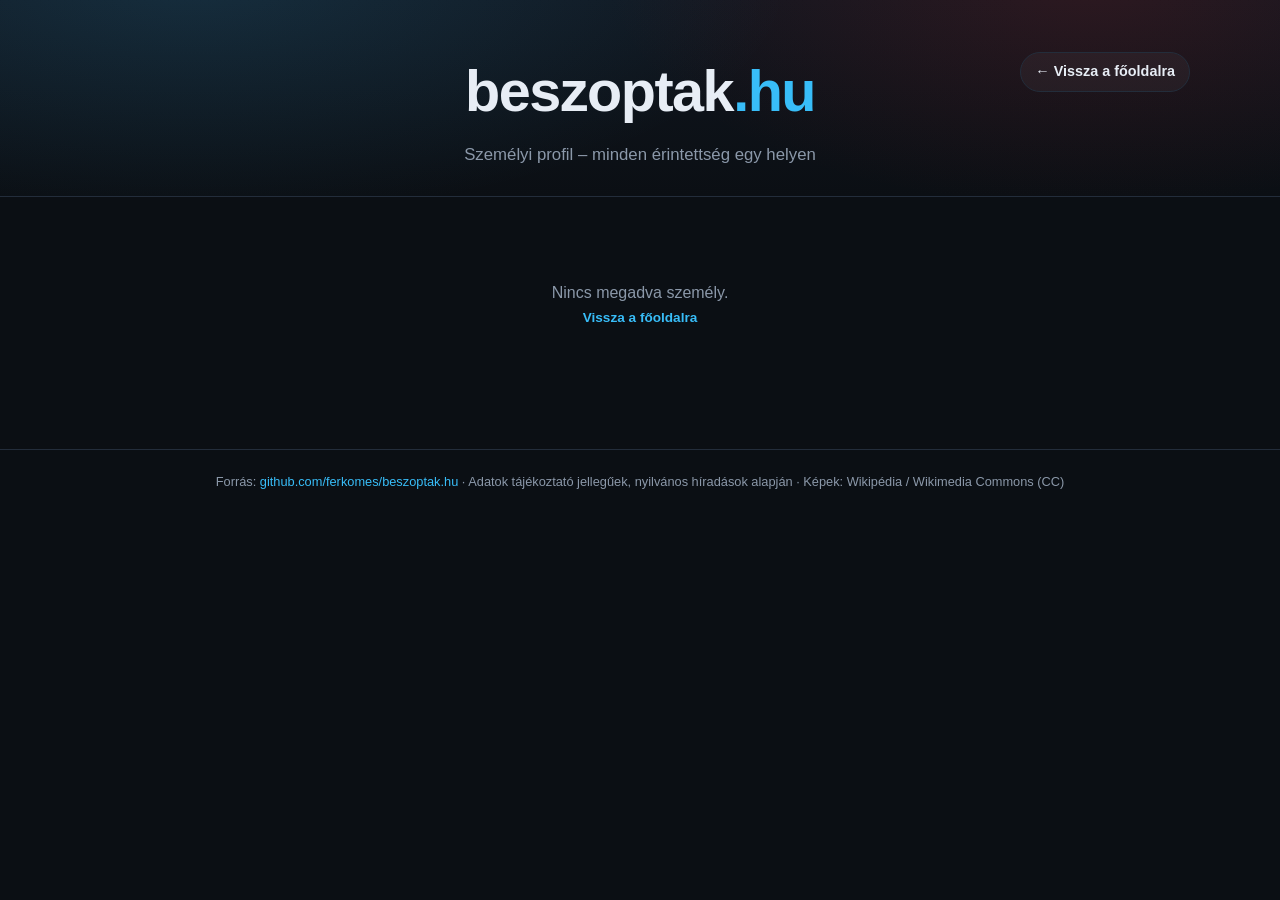
<file: szemely.html>
<!DOCTYPE html>
<html lang="hu">
<head>
  <meta charset="UTF-8">
  <meta name="viewport" content="width=device-width, initial-scale=1.0">
  <title>Személy – beszoptak.hu</title>
  <meta name="robots" content="noindex">
  <meta name="description" content="Egy szereplő profilja: minden eset, amelyben érintett, valamint céges érintettsége.">
  <link rel="preconnect" href="https://upload.wikimedia.org">
  <link rel="stylesheet" href="css/styles.css">
</head>
<body>
  <header class="fejlec">
    <div class="fejlec-belseje">
      <a class="fejlec-link" href="/">← Vissza a főoldalra</a>
      <h1 class="logo"><a class="szemely-link" href="/">beszoptak<span>.hu</span></a></h1>
      <p class="alcim">Személyi profil – minden érintettség egy helyen</p>
    </div>
  </header>

  <main id="szemely" class="szemely-oldal"></main>

  <footer class="labjegyzet">
    <p>Forrás: <a href="https://github.com/ferkomes/beszoptak.hu" target="_blank" rel="noopener">github.com/ferkomes/beszoptak.hu</a> ·
    Adatok tájékoztató jellegűek, nyilvános híradások alapján ·
    Képek: Wikipédia / Wikimedia Commons (CC)</p>
  </footer>

  <div class="nagyito" id="nagyito" hidden>
    <button class="nagyito-zar" id="nagyito-zar" aria-label="Bezárás">×</button>
    <figure>
      <img id="nagyito-kep" alt="">
      <figcaption id="nagyito-felirat"></figcaption>
    </figure>
  </div>

  <script src="js/data.js"></script>
  <script src="js/szemely.js"></script>
</body>
</html>
</file>
<file: css/styles.css>
:root {
  --hatter: #0b0f14;
  --kartya: #131a23;
  --keret: #232d3b;
  --szoveg: #e7edf5;
  --szurke: #8b98a9;
  --sitt: #dc2626;
  --elozetes: #d97706;
  --vissza: #059669;
  --akkent: #38bdf8;
}

* { margin: 0; padding: 0; box-sizing: border-box; }

body {
  font-family: -apple-system, BlinkMacSystemFont, "Segoe UI", Roboto, "Helvetica Neue", Arial, sans-serif;
  background: var(--hatter);
  color: var(--szoveg);
  min-height: 100vh;
  line-height: 1.5;
}

.fejlec {
  background:
    radial-gradient(1000px 400px at 15% -10%, rgba(56,189,248,.14), transparent 60%),
    radial-gradient(800px 380px at 85% -10%, rgba(220,38,38,.14), transparent 60%),
    linear-gradient(180deg, #10161f, var(--hatter));
  border-bottom: 1px solid var(--keret);
  padding: 48px 20px 28px;
  text-align: center;
}

.fejlec-belseje { max-width: 1100px; margin: 0 auto; position: relative; }

.fejlec-link {
  position: absolute;
  top: 4px;
  right: 0;
  display: inline-flex;
  align-items: center;
  gap: 6px;
  padding: 8px 14px;
  border-radius: 999px;
  border: 1px solid var(--keret);
  background: rgba(255, 255, 255, .04);
  color: var(--szoveg);
  text-decoration: none;
  font-weight: 700;
  font-size: .9rem;
  white-space: nowrap;
}

.fejlec-link:hover { border-color: var(--akkent); color: var(--akkent); }

@media (max-width: 640px) {
  .fejlec-link { position: static; display: inline-flex; margin: 16px auto 0; }
}

.logo {
  font-size: clamp(2.2rem, 6vw, 3.6rem);
  font-weight: 900;
  letter-spacing: -1.5px;
}

.logo span { color: var(--akkent); }

.alcim {
  color: var(--szurke);
  margin-top: 8px;
  font-size: 1.05rem;
}

.szurok {
  display: flex;
  flex-wrap: wrap;
  gap: 8px;
  align-items: center;
  justify-content: center;
  max-width: 1180px;
  margin: 0 auto;
  padding: 16px 20px;
  position: sticky;
  top: 0;
  z-index: 20;
  background: rgba(11, 15, 20, .92);
  backdrop-filter: blur(10px);
  -webkit-backdrop-filter: blur(10px);
  border-bottom: 1px solid var(--keret);
}





.szuro {
  background: var(--kartya);
  color: var(--szoveg);
  border: 1px solid var(--keret);
  border-radius: 999px;
  padding: 8px 16px;
  font-size: .9rem;
  cursor: pointer;
  transition: all .15s ease;
}

.szuro:hover { border-color: var(--akkent); }

.szuro.aktiv {
  background: var(--akkent);
  border-color: var(--akkent);
  color: #04121c;
  font-weight: 700;
}

.kereses {
  background: var(--kartya);
  border: 1px solid var(--keret);
  border-radius: 999px;
  padding: 8px 16px;
  color: var(--szoveg);
  font-size: .9rem;
  min-width: 220px;
}

.kereses:focus { outline: 2px solid var(--akkent); border-color: transparent; }

.szamlalo-sor {
  max-width: 1180px;
  margin: 0 auto;
  padding: 22px 20px 0;
  text-align: center;
}

.szamlalo-cim {
  display: block;
  color: var(--szurke);
  font-size: .74rem;
  font-weight: 700;
  text-transform: uppercase;
  letter-spacing: .8px;
  margin-bottom: 2px;
}

.szamlalo-ertek {
  font-size: clamp(1.7rem, 4.5vw, 2.5rem);
  font-weight: 900;
  color: var(--vissza);
  font-variant-numeric: tabular-nums;
  letter-spacing: -.5px;
}

.szamlalo-eveg {
  font-size: 1.1rem;
  font-weight: 800;
  color: var(--vissza);
  margin-left: 4px;
}

.szamlalo-resz {
  display: block;
  color: var(--szurke);
  font-size: .8rem;
  margin-top: 2px;
}

.galeria {
  max-width: 1180px;
  margin: 0 auto;
  padding: 18px 20px 60px;
  display: grid;
  grid-template-columns: repeat(auto-fill, minmax(320px, 1fr));
  gap: 20px;
}

.kartya {
  background: var(--kartya);
  border: 1px solid var(--keret);
  border-radius: 18px;
  overflow: hidden;
  display: flex;
  flex-direction: column;
  transition: transform .15s ease, border-color .15s ease;
}

.kartya:hover { transform: translateY(-3px); border-color: #33465c; }

.kartya-fej {
  display: flex;
  gap: 14px;
  padding: 18px 18px 12px;
  align-items: center;
}

.kep {
  width: 84px;
  height: 84px;
  border-radius: 16px;
  object-fit: cover;
  object-position: top;
  flex-shrink: 0;
  background: #1c2632;
  border: 1px solid var(--keret);
}

.monogram {
  width: 84px;
  height: 84px;
  border-radius: 16px;
  flex-shrink: 0;
  display: flex;
  align-items: center;
  justify-content: center;
  font-weight: 900;
  font-size: 1.6rem;
  color: #fff;
  text-shadow: 0 1px 2px rgba(0,0,0,.4);
  border: 1px solid rgba(255,255,255,.12);
  position: relative;
  overflow: hidden;
}

.monogram::after {
  content: "";
  position: absolute;
  inset: 0;
  background: linear-gradient(160deg, rgba(255,255,255,.22), transparent 55%);
}

.monogram.logo-tipus { font-size: 1.35rem; letter-spacing: .5px; }

.kartya-cim { min-width: 0; }

.kartya-cim h2 {
  font-size: 1.08rem;
  font-weight: 800;
  line-height: 1.25;
  overflow-wrap: anywhere;
}

.kartya-cim .tipus {
  color: var(--szurke);
  font-size: .82rem;
  margin-top: 3px;
}

.kategoriak {
  display: flex;
  gap: 6px;
  flex-wrap: wrap;
  padding: 0 18px 10px;
}

.bajsz {
  font-size: .72rem;
  font-weight: 700;
  padding: 4px 10px;
  border-radius: 999px;
  letter-spacing: .3px;
}

.bajsz.sitt { background: rgba(220,38,38,.16); color: #fca5a5; border: 1px solid rgba(220,38,38,.45); }
.bajsz.elozetes { background: rgba(217,119,6,.16); color: #fcd34d; border: 1px solid rgba(217,119,6,.45); }
.bajsz.visszafizetes { background: rgba(5,150,105,.16); color: #6ee7b7; border: 1px solid rgba(5,150,105,.45); }
.bajsz.felkeszul { background: rgba(139,92,246,.16); color: #c4b5fd; border: 1px solid rgba(139,92,246,.45); }
.bajsz.kapta { background: rgba(234,179,8,.16); color: #fde047; border: 1px solid rgba(234,179,8,.45); }
.bajsz.tanu { background: rgba(34,211,238,.16); color: #67e8f9; border: 1px solid rgba(34,211,238,.45); }
.bajsz.fokat-bajsz {
  background: color-mix(in srgb, var(--fokat-szin) 16%, transparent);
  color: var(--fokat-szin);
  border: 1px solid color-mix(in srgb, var(--fokat-szin) 45%, transparent);
}

.osszeg-sor {
  margin: 0 18px;
  background: #0e141c;
  border: 1px solid var(--keret);
  border-radius: 12px;
  padding: 10px 14px;
  display: flex;
  justify-content: space-between;
  align-items: baseline;
  gap: 10px;
}

.osszeg-sor .cimke { color: var(--szurke); font-size: .75rem; text-transform: uppercase; letter-spacing: .5px; }
.osszeg-sor .ertek { font-weight: 800; color: var(--vissza); font-size: 1rem; text-align: right; }
.osszeg-sor .ertek.szoveg-ertek { font-size: .85rem; font-weight: 600; }

.test { padding: 14px 18px 18px; display: flex; flex-direction: column; gap: 12px; flex: 1; }

.kapcsolatok .reszlecim, .indok .reszlecim {
  font-size: .72rem;
  text-transform: uppercase;
  letter-spacing: .6px;
  color: var(--szurke);
  margin-bottom: 6px;
  font-weight: 700;
}

.kapcsolat-lista { display: flex; flex-direction: column; gap: 6px; }

.kapcsolat {
  display: flex;
  align-items: center;
  gap: 8px;
  font-size: .84rem;
}

.kis-kep {
  width: 28px;
  height: 28px;
  border-radius: 50%;
  object-fit: cover;
  object-position: top;
  border: 1px solid var(--keret);
  flex-shrink: 0;
}

.kis-monogram {
  width: 28px;
  height: 28px;
  border-radius: 50%;
  flex-shrink: 0;
  display: flex;
  align-items: center;
  justify-content: center;
  font-size: .65rem;
  font-weight: 800;
  color: #fff;
}

.kapcsolat .nev { font-weight: 700; }
.kapcsolat .szerep { color: var(--szurke); }

.indok-szoveg {
  font-size: .86rem;
  color: #c4cedb;
  background: #0e141c;
  border-left: 3px solid var(--keret);
  padding: 8px 12px;
  border-radius: 0 8px 8px 0;
}

.labjegyzet {
  border-top: 1px solid var(--keret);
  padding: 22px 20px 40px;
  text-align: center;
  color: var(--szurke);
  font-size: .8rem;
}

.labjegyzet a { color: var(--akkent); text-decoration: none; }

.ures-uzenet {
  grid-column: 1 / -1;
  text-align: center;
  color: var(--szurke);
  padding: 60px 20px;
}

@media (max-width: 560px) {
  .kereses { margin-left: 0; width: 100%; }
  .galeria { grid-template-columns: 1fr; }
  .szurok { gap: 6px; }
  .szuro { font-size: .8rem; padding: 7px 12px; }
}

/* Képnagyító (lightbox) */
.kep, .kis-kep { cursor: zoom-in; transition: filter .15s ease, transform .15s ease; }
.kep:hover { filter: brightness(1.18); }
.kis-kep:hover { filter: brightness(1.25); transform: scale(1.18); }

.nagyito {
  position: fixed;
  inset: 0;
  z-index: 200;
  background: rgba(4, 7, 11, .93);
  display: flex;
  align-items: center;
  justify-content: center;
  padding: 24px;
  cursor: zoom-out;
}

.nagyito[hidden] { display: none; }

.nagyito figure {
  max-width: min(1100px, 96vw);
  text-align: center;
  cursor: default;
}

.nagyito img {
  max-width: 100%;
  max-height: 84vh;
  border-radius: 12px;
  border: 1px solid var(--keret);
  box-shadow: 0 24px 70px rgba(0, 0, 0, .65);
  background: var(--kartya);
}

.nagyito figcaption {
  margin-top: 12px;
  color: var(--szurke);
  font-size: .95rem;
}

.nagyito-zar {
  position: absolute;
  top: 12px;
  right: 16px;
  width: 44px;
  height: 44px;
  border-radius: 50%;
  border: 1px solid var(--keret);
  background: var(--kartya);
  color: var(--szoveg);
  font-size: 1.6rem;
  line-height: 1;
  cursor: pointer;
}

.nagyito-zar:hover { background: #1c2632; }

/* Kattintható személynevek */
.szemely-link { color: inherit; text-decoration: none; }
.szemely-link:hover { color: var(--akkent); text-decoration: underline; }

.kartya.kiemelt {
  border-color: var(--akkent);
  box-shadow: 0 0 0 2px rgba(56, 189, 248, .45);
}

/* Személy-profil oldal */
.szemely-oldal { max-width: 900px; margin: 0 auto; padding: 24px 20px 60px; }

.szemely-fej {
  display: flex;
  gap: 20px;
  align-items: center;
  background: var(--kartya);
  border: 1px solid var(--keret);
  border-radius: 18px;
  padding: 20px;
}

.szemely-fej .kep,
.szemely-fej .monogram {
  width: 116px;
  height: 116px;
  border-radius: 20px;
  font-size: 2.4rem;
}

.szemely-nev { font-size: clamp(1.6rem, 4.5vw, 2.4rem); font-weight: 900; line-height: 1.15; }
.szemely-alcim { color: var(--szurke); margin: 6px 0 10px; }

.szemely-szekcio-cim {
  font-size: 1.05rem;
  font-weight: 800;
  margin: 30px 0 12px;
  letter-spacing: .2px;
}

.szemely-megj { color: var(--szurke); font-size: .85rem; margin-bottom: 12px; }

.szemely-eset {
  background: var(--kartya);
  border: 1px solid var(--keret);
  border-radius: 16px;
  padding: 16px 18px;
  margin-bottom: 14px;
}

.szemely-eset-fej {
  display: flex;
  gap: 14px;
  align-items: center;
  margin-bottom: 10px;
}

.szemely-eset-fej .kep,
.szemely-eset-fej .monogram {
  width: 60px;
  height: 60px;
  border-radius: 12px;
  font-size: 1.2rem;
}

.szemely-eset h3 { font-size: 1.02rem; font-weight: 800; line-height: 1.25; }
.szemely-eset .tipus { color: var(--szurke); font-size: .8rem; margin-top: 2px; }
.szemely-eset .kategoriak { padding: 0 0 10px; }

.szemely-szerep {
  font-size: .86rem;
  color: #c4cedb;
  margin: 6px 0 10px;
}

.szemely-szerep b { color: var(--akkent); font-weight: 700; }

.szemely-eset .osszeg-sor { margin: 0 0 10px; }
.szemely-eset .indok { margin-bottom: 12px; }

.szemely-ugras {
  display: inline-block;
  color: var(--akkent);
  text-decoration: none;
  font-size: .85rem;
  font-weight: 700;
}

.szemely-ugras:hover { text-decoration: underline; }

.szemely-ceg {
  display: flex;
  justify-content: space-between;
  align-items: baseline;
  gap: 12px;
  background: #0e141c;
  border: 1px solid var(--keret);
  border-radius: 12px;
  padding: 10px 14px;
  margin-bottom: 8px;
}

.szemely-ceg .ceg-nev { font-weight: 700; }
.szemely-ceg .ceg-szerep { color: var(--szurke); font-size: .85rem; }
.szemely-ceg .ceg-resz { color: var(--vissza); font-weight: 700; font-size: .9rem; white-space: nowrap; }

@media (max-width: 560px) {
  .szemely-fej { flex-direction: column; text-align: center; }
  .szemely-fej .kategoriak { justify-content: center; }
}
</file>
